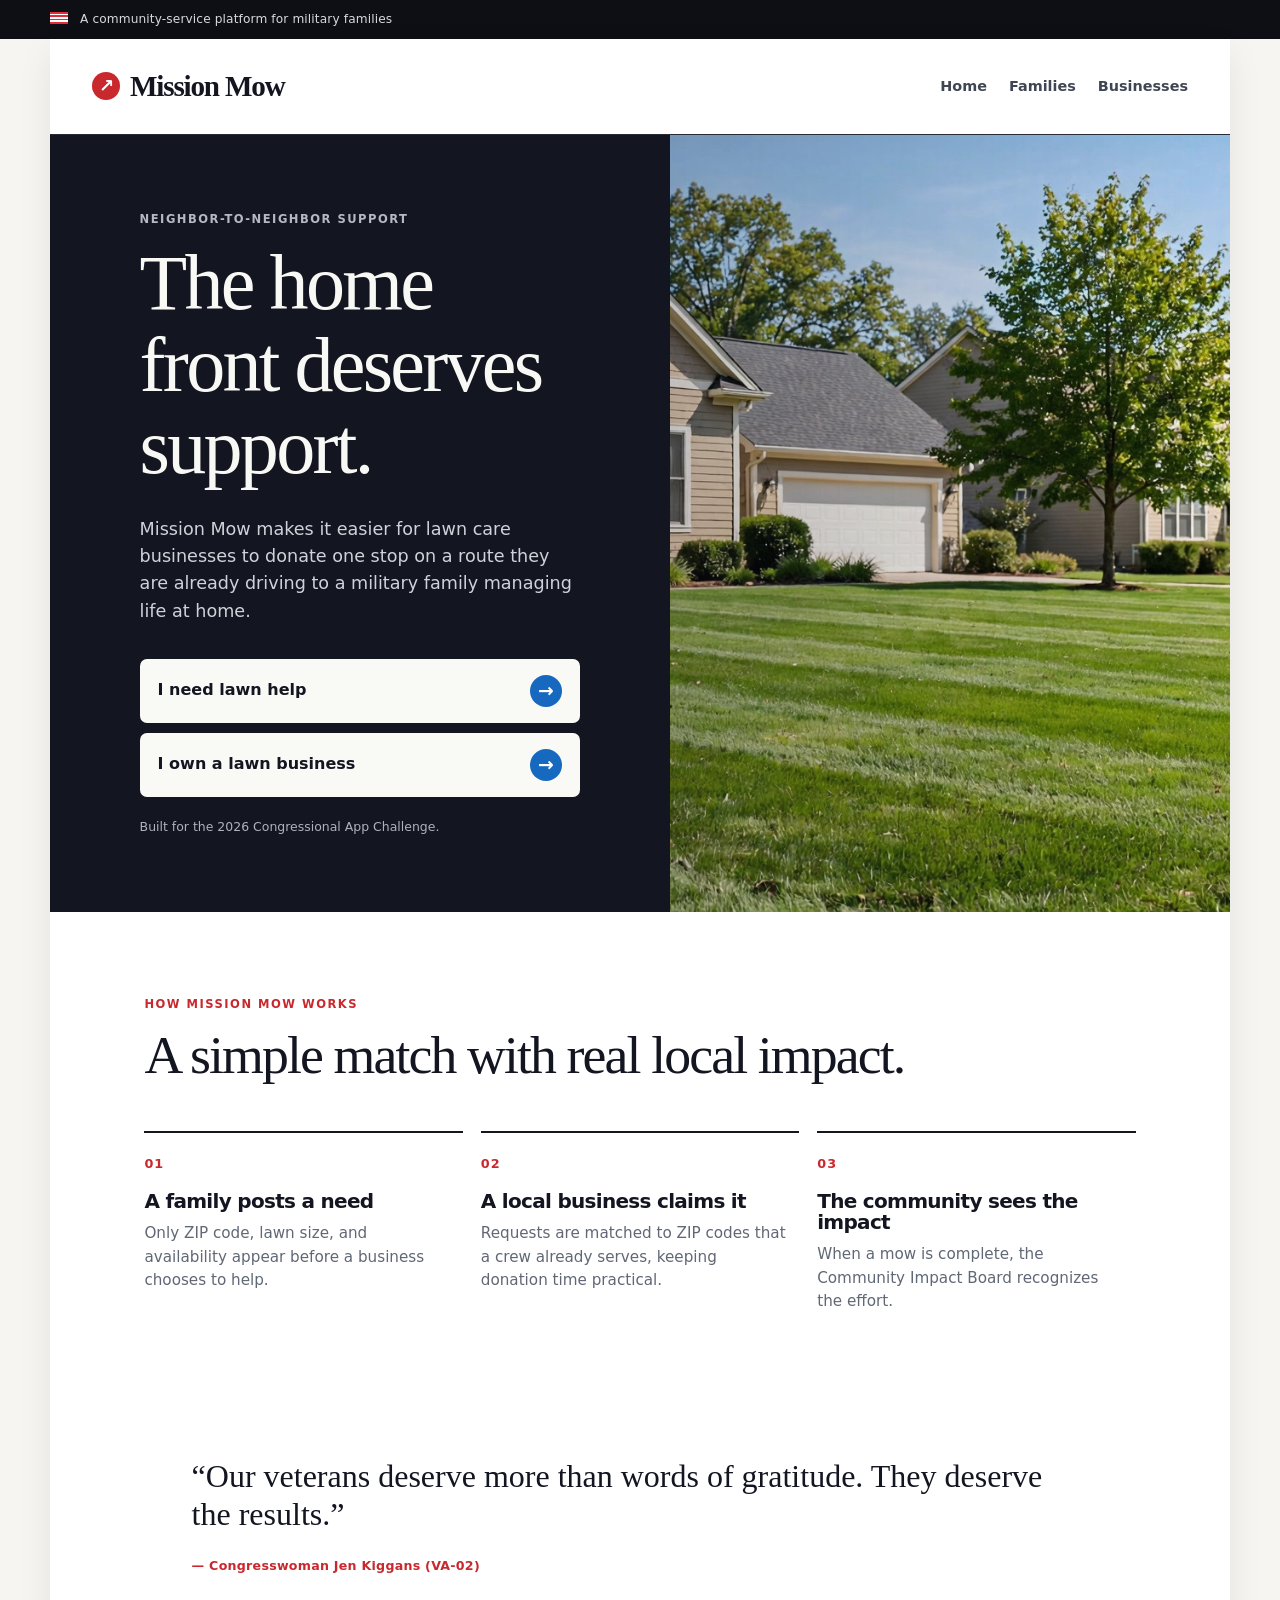
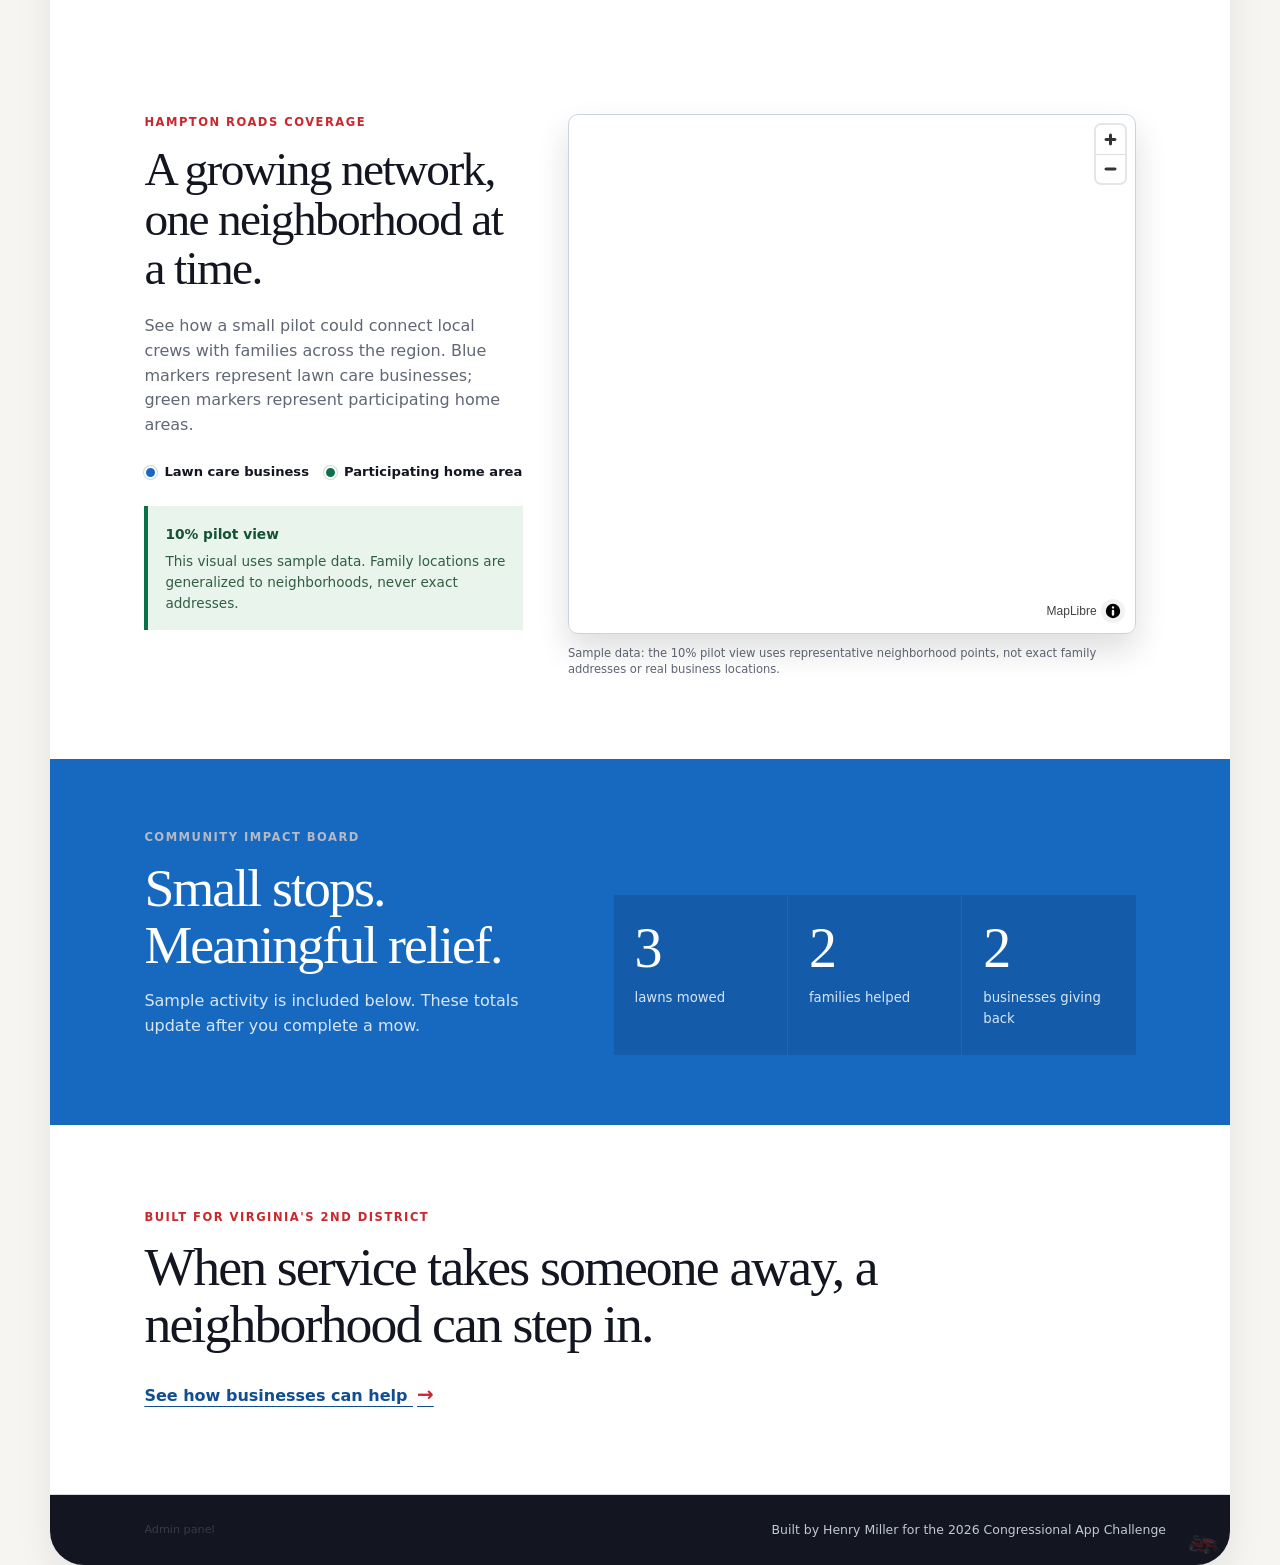
<file: index.html>
<!DOCTYPE html>
<html lang="en">
<head>
  <meta charset="UTF-8">
  <meta name="viewport" content="width=device-width, initial-scale=1.0">
  <title>Mission Mow | Homefront support</title>
  <meta name="description" content="Mission Mow connects military families with local lawn care businesses.">
  <link rel="stylesheet" href="styles.css?v=20261025g">
  <link rel="stylesheet" href="vendor/maplibre-gl.css?v=5.24.0">
</head>
<body data-page="home" data-storage-namespace="mission_mow">
  <div class="official-bar">
    <div class="site-width"><span class="flag-mark" aria-hidden="true"></span> A community-service platform for military families</div>
  </div>

  <main class="site-width page-shell">
    <header class="masthead">
      <a class="wordmark" href="index.html"><span class="wordmark-mark" aria-hidden="true">↗</span> Mission Mow</a>
      <nav class="mast-nav" aria-label="Primary navigation">
        <a href="index.html" aria-current="page">Home</a>
        <a href="family.html">Families</a>
        <a href="business.html">Businesses</a>
      </nav>
    </header>

    <section class="hero-card" data-image-layout-target="home.hero">
      <div class="hero-copy">
        <p class="eyebrow" data-edit-key="home.hero.eyebrow" data-edit-label="Homepage hero label">Neighbor-to-neighbor support</p>
        <h1 data-edit-key="home.hero.title" data-edit-label="Homepage hero headline">The home front deserves support.</h1>
        <p class="hero-lede" data-edit-key="home.hero.lede" data-edit-label="Homepage hero description">Mission Mow makes it easier for lawn care businesses to donate one stop on a route they are already driving to a military family managing life at home.</p>
        <div class="service-search" aria-label="Choose a path">
          <a href="family.html"><span>I need lawn help</span><b aria-hidden="true">→</b></a>
          <a href="business.html"><span>I own a lawn business</span><b aria-hidden="true">→</b></a>
        </div>
        <p class="challenge-note" data-edit-key="home.hero.note" data-edit-label="Homepage challenge note">Built for the 2026 Congressional App Challenge.</p>
      </div>
      <div class="hero-image" role="img" aria-label="A mowed front lawn in a Virginia Beach neighborhood" data-image-key="home.hero" data-image-label="Homepage photo" data-image-default="images/hero-yard.jpg"></div>
    </section>

    <section class="intro-section">
      <p class="eyebrow red" data-edit-key="home.intro.eyebrow" data-edit-label="How it works label">How Mission Mow works</p>
      <h2 data-edit-key="home.intro.title" data-edit-label="How it works headline">A simple match with real local impact.</h2>
      <div class="path-grid">
        <article>
          <span>01</span>
          <h3>A family posts a need</h3>
          <p>Only ZIP code, lawn size, and availability appear before a business chooses to help.</p>
        </article>
        <article>
          <span>02</span>
          <h3>A local business claims it</h3>
          <p>Requests are matched to ZIP codes that a crew already serves, keeping donation time practical.</p>
        </article>
        <article>
          <span>03</span>
          <h3>The community sees the impact</h3>
          <p>When a mow is complete, the Community Impact Board recognizes the effort.</p>
        </article>
      </div>
    </section>

    <section class="quote-section" aria-label="Community voices">
      <figure>
        <blockquote data-edit-key="home.quote.text" data-edit-label="Homepage quote">&ldquo;Our veterans deserve more than words of gratitude. They deserve the results.&rdquo;</blockquote>
        <figcaption data-edit-key="home.quote.credit" data-edit-label="Homepage quote credit">&mdash; Congresswoman Jen Kiggans (VA-02)</figcaption>
      </figure>
    </section>

    <section class="coverage-section" id="coverage" aria-labelledby="coverage-heading">
      <div class="coverage-copy">
        <p class="eyebrow red">Hampton Roads coverage</p>
        <h2 id="coverage-heading">A growing network, one neighborhood at a time.</h2>
        <p>See how a small pilot could connect local crews with families across the region. Blue markers represent lawn care businesses; green markers represent participating home areas.</p>
        <div class="coverage-legend" aria-label="Map legend"><span><i class="legend-dot business-dot"></i> Lawn care business</span><span><i class="legend-dot home-dot"></i> Participating home area</span></div>
        <aside class="coverage-detail"><strong>10% pilot view</strong><p>This visual uses sample data. Family locations are generalized to neighborhoods, never exact addresses.</p></aside>
      </div>
      <div class="coverage-map-shell">
        <div id="coverage-map" class="coverage-map" role="region" aria-label="Interactive sample coverage map of Hampton Roads"></div>
        <p class="map-note">Sample data: the 10% pilot view uses representative neighborhood points, not exact family addresses or real business locations.</p>
      </div>
    </section>

    <section class="impact-section" id="impact">
      <div>
        <p class="eyebrow" data-edit-key="home.impact.eyebrow" data-edit-label="Impact board label">Community impact board</p>
        <h2 data-edit-key="home.impact.title" data-edit-label="Impact board headline">Small stops. Meaningful relief.</h2>
        <p data-edit-key="home.impact.description" data-edit-label="Impact board description">Sample activity is included below. These totals update after you complete a mow.</p>
      </div>
      <div class="impact-stats" aria-label="Community impact totals">
        <div><strong id="stat-mows">0</strong><span>lawns mowed</span></div>
        <div><strong id="stat-families">0</strong><span>families helped</span></div>
        <div><strong id="stat-businesses">0</strong><span>businesses giving back</span></div>
      </div>
    </section>

    <section class="callout-section">
      <p class="eyebrow red" data-edit-key="home.callout.eyebrow" data-edit-label="Homepage closing label">Built for Virginia's 2nd District</p>
      <h2 data-edit-key="home.callout.title" data-edit-label="Homepage closing headline">When service takes someone away, a neighborhood can step in.</h2>
      <a class="text-link" href="business.html">See how businesses can help <span aria-hidden="true">→</span></a>
    </section>

    <footer class="site-footer-v2 home-footer">
      <button class="admin-access" type="button">Admin panel</button>
      <span>Built by Henry Miller for the 2026 Congressional App Challenge</span>
      <a class="easter-egg-mower" href="#hidden-lawn-mission" aria-label="Discover the hidden Mission Mow minigame" title="A small mowing mission awaits">
        <img src="images/hidden-lawnmower-photo.png" alt="" width="360" height="240">
      </a>
    </footer>
  </main>

  <div id="hidden-game-modal" class="hidden hidden-game-modal" aria-hidden="true">
    <section class="hidden-game-dialog" role="dialog" aria-modal="true" aria-labelledby="hidden-game-title">
      <button id="hidden-game-close" class="hidden-game-close" type="button" aria-label="Close hidden lawn mission">×</button>
      <section class="game-section" aria-labelledby="hidden-game-title">
        <div class="game-topline">
          <div><p class="eyebrow red">Hidden lawn mission</p><h2 id="hidden-game-title">Make clean passes across the lawn.</h2></div>
          <div class="game-scoreboard" aria-label="Game score"><span>LAWN CUT <strong id="game-score">0%</strong></span><span>TIME <strong id="game-time">90</strong></span></div>
        </div>
        <div class="game-board-wrap">
          <canvas id="mowing-game" class="mission-game-canvas" width="960" height="510" aria-label="3D Virginia Beach lawn mowing game. Use W and S to drive the mower and A and D to steer. Cut the tall grass into neat stripes.">Your browser does not support this game canvas.</canvas>
        </div>
        <div class="game-controls">
          <div class="keyboard-guide" aria-label="Keyboard controls"><span class="keycap">W</span><span class="keycap">A</span><span class="keycap">S</span><span class="keycap">D</span><span>Drive and steer the mower</span></div>
          <button id="game-start" class="primary-button" type="button">Start mission <span aria-hidden="true">→</span></button>
        </div>
        <p id="game-status" class="game-status" role="status" aria-live="polite">Press Start mission, then use WASD to mow clean stripes into the lawn.</p>
      </section>
    </section>
  </div>

  <script src="vendor/maplibre-gl.js?v=5.24.0"></script>
  <script src="app.js?v=20261025b"></script>
  <script src="minigame.js?v=20261025b"></script>
</body>
</html>
</file>
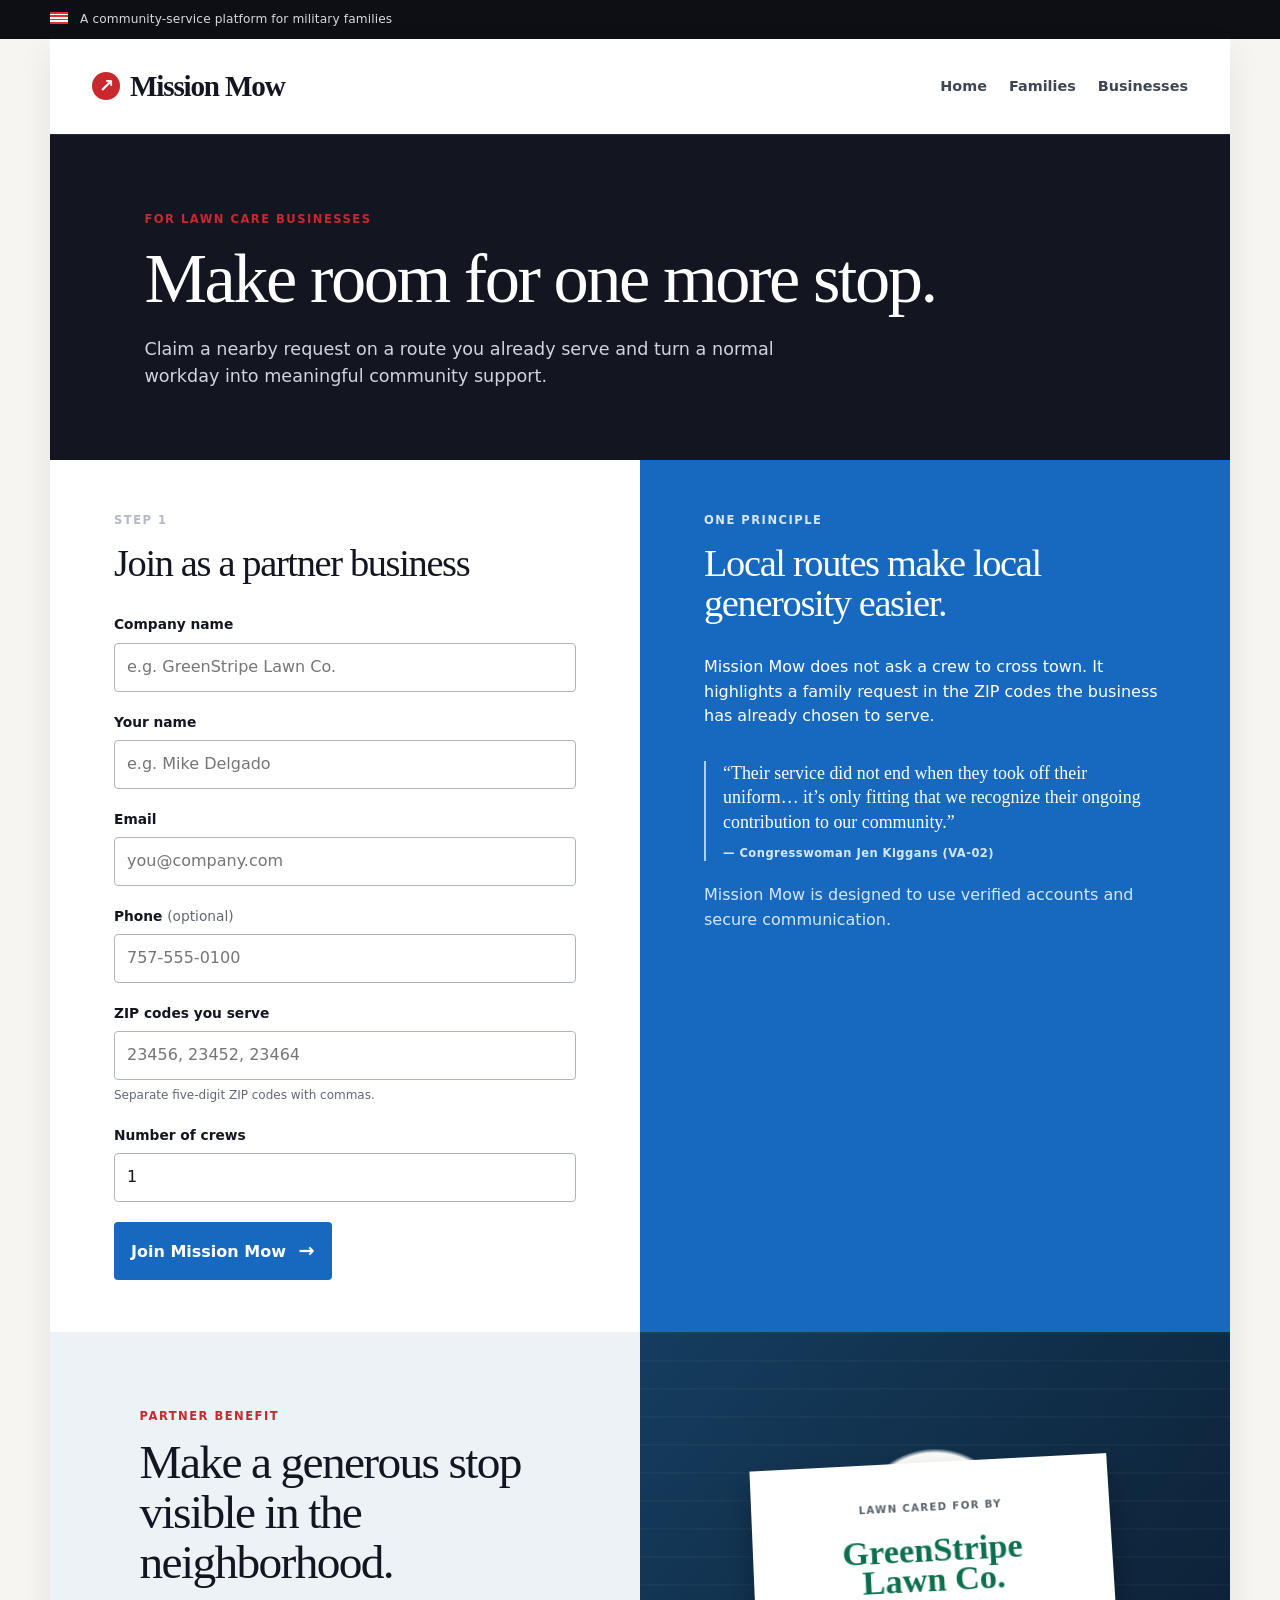
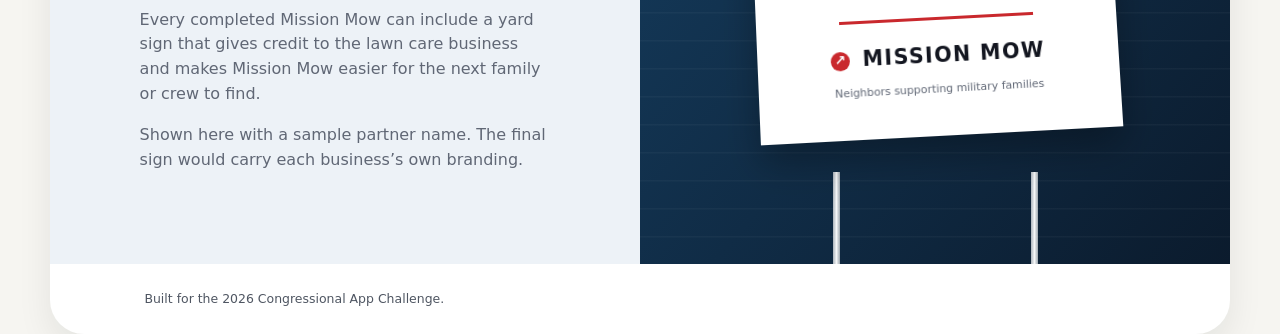
<file: business.html>
<!DOCTYPE html>
<html lang="en">
<head>
  <meta charset="UTF-8">
  <meta name="viewport" content="width=device-width, initial-scale=1.0">
  <title>Mission Mow | Business partners</title>
  <link rel="stylesheet" href="styles.css?v=20261025b">
</head>
<body data-page="business" data-storage-namespace="mission_mow">
  <div class="official-bar"><div class="site-width"><span class="flag-mark" aria-hidden="true"></span> A community-service platform for military families</div></div>
  <main class="site-width page-shell">
    <header class="masthead">
      <a class="wordmark" href="index.html"><span class="wordmark-mark" aria-hidden="true">↗</span> Mission Mow</a>
      <nav class="mast-nav" aria-label="Primary navigation"><a href="index.html">Home</a><a href="family.html">Families</a><a href="business.html">Businesses</a></nav>
    </header>

    <section class="page-heading">
      <p class="eyebrow red" data-edit-key="business.heading.eyebrow" data-edit-label="Businesses page label">For lawn care businesses</p>
      <h1 data-edit-key="business.heading.title" data-edit-label="Businesses page headline">Make room for one more stop.</h1>
      <p data-edit-key="business.heading.lede" data-edit-label="Businesses page description">Claim a nearby request on a route you already serve and turn a normal workday into meaningful community support.</p>
    </section>

    <section id="biz-signup-view" class="two-column">
      <form id="biz-form" class="form-panel">
        <p class="eyebrow" data-edit-key="business.profile.eyebrow" data-edit-label="Business profile label">Step 1</p>
        <h2 data-edit-key="business.profile.title" data-edit-label="Business profile heading">Join as a partner business</h2>
        <div class="field"><label for="bf-company">Company name</label><input id="bf-company" required placeholder="e.g. GreenStripe Lawn Co."></div>
        <div class="field"><label for="bf-contact">Your name</label><input id="bf-contact" required autocomplete="name" placeholder="e.g. Mike Delgado"></div>
        <div class="field"><label for="bf-email">Email</label><input id="bf-email" type="email" required autocomplete="email" placeholder="you@company.com"></div>
        <div class="field"><label for="bf-phone">Phone <span>(optional)</span></label><input id="bf-phone" type="tel" autocomplete="tel" placeholder="757-555-0100"></div>
        <div class="field"><label for="bf-zips">ZIP codes you serve</label><input id="bf-zips" required placeholder="23456, 23452, 23464"><small>Separate five-digit ZIP codes with commas.</small></div>
        <div class="field"><label for="bf-crew">Number of crews</label><input id="bf-crew" type="number" min="1" value="1" required></div>
        <button class="primary-button" type="submit">Join Mission Mow <span aria-hidden="true">→</span></button>
      </form>
      <aside class="info-panel dark-info">
        <p class="eyebrow" data-edit-key="business.principle.eyebrow" data-edit-label="Business principle label">One principle</p>
        <h2 data-edit-key="business.principle.title" data-edit-label="Business principle heading">Local routes make local generosity easier.</h2>
        <p>Mission Mow does not ask a crew to cross town. It highlights a family request in the ZIP codes the business has already chosen to serve.</p>
        <blockquote class="partner-quote">&ldquo;Their service did not end when they took off their uniform&hellip; it&rsquo;s only fitting that we recognize their ongoing contribution to our community.&rdquo;<span>&mdash; Congresswoman Jen Kiggans (VA-02)</span></blockquote>
        <p class="small-note">Mission Mow is designed to use verified accounts and secure communication.</p>
      </aside>
    </section>

    <section class="business-sign-feature" aria-labelledby="business-sign-heading">
      <div class="business-sign-copy">
        <p class="eyebrow red">Partner benefit</p>
        <h2 id="business-sign-heading">Make a generous stop visible in the neighborhood.</h2>
        <p>Every completed Mission Mow can include a yard sign that gives credit to the lawn care business and makes Mission Mow easier for the next family or crew to find.</p>
        <p class="small-note">Shown here with a sample partner name. The final sign would carry each business&rsquo;s own branding.</p>
      </div>
      <div class="business-sign-stage" aria-label="Mission Mow yard sign design mockup">
        <div class="yard-sign-mock">
          <span class="sign-mock-kicker">Lawn cared for by</span>
          <strong>GreenStripe<br>Lawn Co.</strong>
          <span class="sign-mock-divider"></span>
          <b><i aria-hidden="true">↗</i> MISSION MOW</b>
          <small>Neighbors supporting military families</small>
        </div>
        <span class="sign-stake sign-stake-left" aria-hidden="true"></span><span class="sign-stake sign-stake-right" aria-hidden="true"></span>
      </div>
    </section>

    <section id="biz-dash-view" class="hidden">
      <div class="dash-heading"><div><p class="eyebrow red">Business dashboard</p><h1 id="biz-greeting">Welcome</h1></div><a class="text-link" href="index.html#impact">View community impact <span aria-hidden="true">→</span></a></div>
      <p class="dash-lede">Open requests in your service ZIPs. Claim one when it fits your route.</p>
      <p id="biz-status-message" class="status-message hidden" role="status"></p>
      <div class="dashboard-stack">
        <section class="request-panel"><p class="eyebrow">Requests near your routes</p><h2>Available to claim</h2><ul id="nearby-list" class="req-list"></ul></section>
        <section class="request-panel"><p class="eyebrow">Your next steps</p><h2>Claimed jobs</h2><ul id="my-jobs" class="req-list"></ul></section>
      </div>
    </section>

    <footer class="site-footer-v2"><span>Built for the 2026 Congressional App Challenge.</span></footer>
  </main>
  <script src="app.js?v=20261025b"></script>
</body>
</html>
</file>
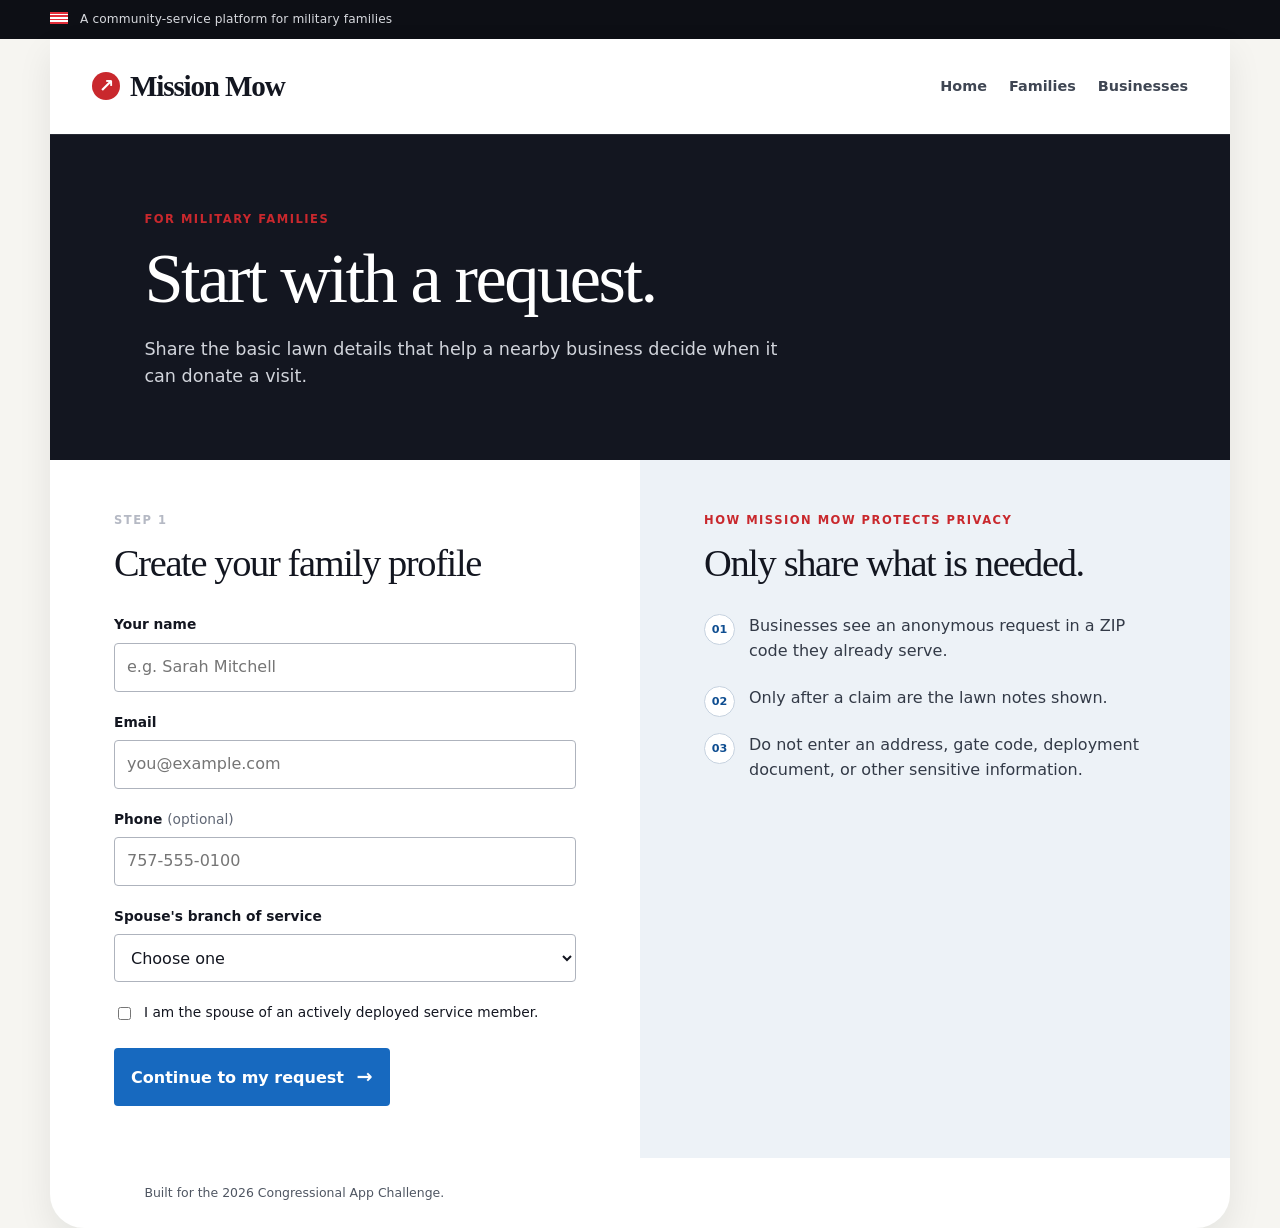
<file: family.html>
<!DOCTYPE html>
<html lang="en">
<head>
  <meta charset="UTF-8">
  <meta name="viewport" content="width=device-width, initial-scale=1.0">
  <title>Mission Mow | Family support</title>
  <link rel="stylesheet" href="styles.css?v=20261025b">
</head>
<body data-page="family" data-storage-namespace="mission_mow">
  <div class="official-bar"><div class="site-width"><span class="flag-mark" aria-hidden="true"></span> A community-service platform for military families</div></div>
  <main class="site-width page-shell">
    <header class="masthead">
      <a class="wordmark" href="index.html"><span class="wordmark-mark" aria-hidden="true">↗</span> Mission Mow</a>
      <nav class="mast-nav" aria-label="Primary navigation"><a href="index.html">Home</a><a href="family.html">Families</a><a href="business.html">Businesses</a></nav>
    </header>

    <section class="page-heading">
      <p class="eyebrow red" data-edit-key="family.heading.eyebrow" data-edit-label="Families page label">For military families</p>
      <h1 data-edit-key="family.heading.title" data-edit-label="Families page headline">Start with a request.</h1>
      <p data-edit-key="family.heading.lede" data-edit-label="Families page description">Share the basic lawn details that help a nearby business decide when it can donate a visit.</p>
    </section>

    <section id="family-signup-view" class="two-column">
      <form id="family-form" class="form-panel">
        <p class="eyebrow" data-edit-key="family.profile.eyebrow" data-edit-label="Family profile label">Step 1</p>
        <h2 data-edit-key="family.profile.title" data-edit-label="Family profile heading">Create your family profile</h2>
        <div class="field"><label for="ff-name">Your name</label><input id="ff-name" required autocomplete="name" placeholder="e.g. Sarah Mitchell"></div>
        <div class="field"><label for="ff-email">Email</label><input id="ff-email" type="email" required autocomplete="email" placeholder="you@example.com"></div>
        <div class="field"><label for="ff-phone">Phone <span>(optional)</span></label><input id="ff-phone" type="tel" autocomplete="tel" placeholder="757-555-0100"></div>
        <div class="field"><label for="ff-branch">Spouse's branch of service</label><select id="ff-branch" required><option value="">Choose one</option><option>Army</option><option>Navy</option><option>Air Force</option><option>Marine Corps</option><option>Space Force</option><option>Coast Guard</option></select></div>
        <div class="check-field"><input id="ff-attest" type="checkbox" required><label for="ff-attest">I am the spouse of an actively deployed service member.</label></div>
        <button class="primary-button" type="submit">Continue to my request <span aria-hidden="true">→</span></button>
      </form>
      <aside class="info-panel">
        <p class="eyebrow red" data-edit-key="family.privacy.eyebrow" data-edit-label="Privacy label">How Mission Mow protects privacy</p>
        <h2 data-edit-key="family.privacy.title" data-edit-label="Privacy heading">Only share what is needed.</h2>
        <ol>
          <li>Businesses see an anonymous request in a ZIP code they already serve.</li>
          <li>Only after a claim are the lawn notes shown.</li>
          <li>Do not enter an address, gate code, deployment document, or other sensitive information.</li>
        </ol>
      </aside>
    </section>

    <section id="family-dash-view" class="hidden">
      <div class="dash-heading"><div><p class="eyebrow red">Family dashboard</p><h1 id="family-greeting">Welcome</h1></div><a class="text-link" href="index.html#impact">View community impact <span aria-hidden="true">→</span></a></div>
      <p id="family-status-message" class="status-message hidden" role="status"></p>
      <div class="two-column dashboard-grid">
        <div id="request-card" class="form-panel">
          <form id="request-form">
            <p class="eyebrow">Step 2</p>
            <h2>Request a mow</h2>
            <div class="field"><label for="rf-zip">ZIP code</label><input id="rf-zip" required inputmode="numeric" pattern="[0-9]{5}" placeholder="23456"></div>
            <div class="field"><label for="rf-size">Lawn size</label><select id="rf-size" required><option value="">Choose one</option><option>Small (townhouse / small lot)</option><option>Medium (typical suburban lot)</option><option>Large (corner lot / acreage)</option></select></div>
            <div class="field"><label for="rf-last">Last mowed (approx.)</label><input id="rf-last" type="date" required></div>
            <div class="field"><label for="rf-days">Preferred days</label><input id="rf-days" placeholder="e.g. Thu or Fri afternoons"></div>
            <div class="field"><label for="rf-notes">Notes for the crew</label><textarea id="rf-notes" placeholder="A non-sensitive lawn access preference..."></textarea><small>Shown after a business claims the request. Do not include a gate code or address.</small></div>
            <button class="primary-button" type="submit">Post my request <span aria-hidden="true">→</span></button>
          </form>
        </div>
        <section class="request-panel"><p class="eyebrow">Your request status</p><h2>Updates</h2><ul id="family-requests" class="req-list"></ul></section>
      </div>
    </section>

    <footer class="site-footer-v2"><span>Built for the 2026 Congressional App Challenge.</span></footer>
  </main>
  <script src="app.js?v=20261025b"></script>
</body>
</html>
</file>
<file: styles.css>
:root {
  --ink: #131620;
  --ink-soft: #202430;
  --paper: #f6f5f1;
  --card: #ffffff;
  --muted: #606775;
  --line: #d8d9dc;
  --blue: #1769bf;
  --blue-dark: #0f4e91;
  --red: #c9282d;
  --green: #0d704c;
  --green-pale: #e8f4ec;
  --serif: Georgia, "Times New Roman", serif;
}

* { box-sizing: border-box; }
html { scroll-behavior: smooth; }
body { margin: 0; background: var(--paper); color: var(--ink); font-family: Inter, ui-sans-serif, system-ui, -apple-system, BlinkMacSystemFont, "Segoe UI", sans-serif; line-height: 1.55; }
a { color: inherit; }
button, input, select, textarea { font: inherit; }
.site-width { width: min(1180px, calc(100% - 40px)); margin: 0 auto; }
.official-bar { background: #0d0f15; color: #d7d9de; font-size: .76rem; letter-spacing: .01em; padding: 10px 0; }
.flag-mark { display: inline-block; width: 18px; height: 12px; margin-right: 8px; background: linear-gradient(#e22d39 0 14%, #fff 14% 28%, #e22d39 28% 42%, #fff 42% 56%, #e22d39 56% 70%, #fff 70% 84%, #e22d39 84%); vertical-align: -1px; }
.page-shell { background: var(--card); border-radius: 0 0 34px 34px; box-shadow: 0 14px 35px rgba(15, 20, 30, .08); overflow: hidden; min-height: 100vh; }
.masthead { align-items: center; border-bottom: 1px solid #272b35; display: flex; justify-content: space-between; padding: 25px 42px; }
.wordmark { align-items: center; display: inline-flex; font-family: var(--serif); font-size: 1.82rem; font-weight: 700; gap: 10px; letter-spacing: -.04em; text-decoration: none; }
.wordmark-mark { align-items: center; background: var(--red); border-radius: 50%; color: #fff; display: inline-flex; font-family: system-ui, sans-serif; font-size: 1.15rem; font-weight: 800; height: 28px; justify-content: center; width: 28px; }
.mast-nav { display: flex; flex-wrap: wrap; gap: 22px; }
.mast-nav a { color: #3f4653; font-size: .9rem; font-weight: 700; text-decoration: none; }
.mast-nav a:hover, .mast-nav a:focus-visible { color: var(--blue); text-decoration: underline; text-underline-offset: 4px; }

.hero-card { background: var(--ink); color: #f8f8f4; display: grid; grid-template-columns: 1.05fr .95fr; min-height: 590px; overflow: hidden; }
.hero-copy { align-self: center; padding: 76px clamp(38px, 7vw, 92px); }
.eyebrow { color: #b5b9c4; font-size: .72rem; font-weight: 800; letter-spacing: .13em; margin: 0 0 13px; text-transform: uppercase; }
.eyebrow.red { color: var(--red); }
h1, h2, h3 { letter-spacing: -.035em; line-height: 1.05; }
.hero-card h1 { font-family: var(--serif); font-size: clamp(3.6rem, 6.1vw, 6.5rem); font-weight: 400; margin: 0 0 28px; }
.hero-lede { color: #cfd2d9; font-size: 1.1rem; margin: 0 0 34px; max-width: 570px; }
.service-search { display: grid; gap: 10px; max-width: 520px; }
.service-search a { align-items: center; background: #f9f9f6; border-radius: 7px; color: var(--ink); display: flex; font-weight: 800; justify-content: space-between; padding: 16px 18px; text-decoration: none; transition: background .16s ease, transform .16s ease; }
.service-search a:hover { background: #e7eff9; transform: translateX(3px); }
.service-search b { align-items: center; background: var(--blue); border-radius: 50%; color: #fff; display: inline-flex; font-size: 1.18rem; height: 32px; justify-content: center; width: 32px; }
.challenge-note { color: #aeb2bd; font-size: .78rem; margin: 20px 0 0; }
.hero-image { background: linear-gradient(90deg, rgba(19,22,32,.24), rgba(19,22,32,.04)), url("images/hero-yard.jpg") center / cover no-repeat; min-height: 340px; }
.hero-card.hero-image-left .hero-image { order: -1; }

.intro-section, .callout-section { padding: 84px 8%; }
.intro-section h2, .callout-section h2 { font-family: var(--serif); font-size: clamp(2.3rem, 4.2vw, 4.3rem); font-weight: 400; margin: 0; max-width: 800px; }
.path-grid { display: grid; gap: 18px; grid-template-columns: repeat(3, 1fr); margin-top: 48px; }
.path-grid article { border-top: 2px solid var(--ink); padding: 18px 12px 0 0; }
.path-grid span { color: var(--red); font-size: .8rem; font-weight: 800; letter-spacing: .08em; }
.path-grid h3 { font-size: 1.25rem; margin: 15px 0 10px; }
.path-grid p { color: var(--muted); font-size: .95rem; margin: 0; }
.coverage-section h2 { font-family: var(--serif); font-size: clamp(2.2rem, 3.7vw, 3.7rem); font-weight: 400; margin: 0 0 20px; }
.quote-section { background: #f0f1f2; }
.quote-section figure { background: #fff; margin: 0; padding: 60px 12% 56px; }
.quote-section blockquote { font-family: var(--serif); font-size: clamp(1.65rem, 2.5vw, 2.5rem); line-height: 1.18; margin: 0 0 23px; }
.quote-section figcaption { color: var(--red); font-size: .79rem; font-weight: 800; letter-spacing: .02em; }
.coverage-section { background: #fff; display: grid; gap: 45px; grid-template-columns: .8fr 1.2fr; padding: 82px 8%; }
.coverage-copy > p:not(.eyebrow) { color: var(--muted); max-width: 440px; }
.coverage-legend { display: flex; flex-wrap: wrap; gap: 15px; margin: 24px 0; }
.coverage-legend span { align-items: center; display: inline-flex; font-size: .82rem; font-weight: 800; gap: 7px; }
.legend-dot { border: 2px solid #fff; border-radius: 50%; box-shadow: 0 0 0 1px rgba(19,22,32,.18); display: inline-block; height: 13px; width: 13px; }
.business-dot { background: var(--blue); }
.home-dot { background: var(--green); }
.coverage-detail { background: var(--green-pale); border-left: 4px solid var(--green); margin-top: 21px; padding: 16px 17px; }
.coverage-detail strong { color: #155234; font-size: .86rem; }
.coverage-detail p { color: #315e43; font-size: .85rem; margin: 4px 0 0; }
.coverage-map-shell { align-self: center; }
.coverage-map { border: 1px solid #cbd3dc; border-radius: 10px; box-shadow: 0 16px 32px rgba(19,22,32,.14); display: block; height: 520px; max-width: 100%; overflow: hidden; width: 100%; }
.coverage-map .maplibregl-ctrl-group { border-radius: 5px; box-shadow: 0 3px 11px rgba(19,22,32,.18); }
.map-marker { border: 3px solid #fff; border-radius: 50%; box-shadow: 0 2px 8px rgba(19,22,32,.28); cursor: pointer; height: 16px; padding: 0; width: 16px; }
.map-marker.business { background: var(--blue); }
.map-marker.home { background: var(--green); height: 13px; width: 13px; }
.maplibregl-popup-content { border-radius: 6px; box-shadow: 0 12px 28px rgba(19,22,32,.2); color: var(--ink); font-family: Inter, ui-sans-serif, system-ui, sans-serif; padding: 14px 16px; }
.map-popup-type { color: var(--red); font-size: .66rem; font-weight: 800; letter-spacing: .08em; margin: 0 0 4px; text-transform: uppercase; }
.map-popup-title { font-size: .91rem; font-weight: 800; margin: 0; }
.map-popup-copy { color: var(--muted); font-size: .77rem; line-height: 1.4; margin: 5px 0 0; max-width: 190px; }
.map-note { color: var(--muted); font-size: .72rem; line-height: 1.4; margin: 11px 0 0; }
.business-sign-feature { background: #edf2f7; display: grid; grid-template-columns: 1fr 1fr; min-height: 480px; }
.business-sign-copy { padding: 76px clamp(30px, 7vw, 90px); }
.business-sign-copy h2 { font-family: var(--serif); font-size: clamp(2.2rem, 3.7vw, 3.9rem); font-weight: 400; margin: 0 0 20px; }
.business-sign-copy > p:not(.eyebrow) { color: var(--muted); max-width: 490px; }
.business-sign-stage { align-items: center; background: radial-gradient(circle at 50% 37%, #fdfdfb 0 17%, transparent 18%), linear-gradient(130deg, #153d5f, #0b1b2d); display: flex; justify-content: center; overflow: hidden; padding: 56px 30px; position: relative; }
.business-sign-stage::after { background: repeating-linear-gradient(0deg, transparent 0 26px, rgba(255,255,255,.035) 27px 28px); content: ""; inset: 0; pointer-events: none; position: absolute; }
.yard-sign-mock { background: #fff; border: 7px solid #fff; box-shadow: 0 18px 35px rgba(0,0,0,.3); display: grid; justify-items: center; min-height: 274px; padding: 31px 38px 27px; position: relative; text-align: center; transform: perspective(600px) rotateX(2deg) rotateZ(-3deg); width: min(360px, 85%); z-index: 1; }
.sign-mock-kicker { color: #59626d; font-size: .64rem; font-weight: 800; letter-spacing: .13em; text-transform: uppercase; }
.yard-sign-mock strong { color: var(--green); font-family: var(--serif); font-size: 2.15rem; line-height: .88; margin: 16px 0 20px; }
.sign-mock-divider { background: var(--red); height: 3px; width: 72%; }
.yard-sign-mock b { color: var(--ink); font-size: 1.28rem; letter-spacing: .07em; margin-top: 17px; }
.yard-sign-mock b i { align-items: center; background: var(--red); border-radius: 50%; color: #fff; display: inline-flex; font-family: system-ui, sans-serif; font-size: .84rem; font-style: normal; height: 19px; justify-content: center; letter-spacing: 0; margin-right: 4px; vertical-align: 2px; width: 19px; }
.yard-sign-mock small { color: var(--muted); font-size: .68rem; margin-top: 6px; }
.sign-stake { background: linear-gradient(90deg, #acb4bc, #f6f7f8, #9ca6ae); bottom: -38px; height: 130px; position: absolute; width: 7px; z-index: 0; }
.sign-stake-left { left: calc(50% - 102px); }
.sign-stake-right { left: calc(50% + 96px); }
.impact-section { align-items: end; background: var(--blue); color: #fff; display: grid; gap: 42px; grid-template-columns: .9fr 1.1fr; padding: 70px 8%; }
.impact-section h2 { font-family: var(--serif); font-size: clamp(2.4rem, 4.2vw, 4.2rem); font-weight: 400; margin: 0 0 15px; }
.impact-section p:not(.eyebrow) { color: #d7e7f8; max-width: 420px; }
.impact-stats { display: grid; gap: 1px; grid-template-columns: repeat(3, 1fr); }
.impact-stats div { background: rgba(6, 29, 67, .18); min-height: 148px; padding: 25px 21px; }
.impact-stats strong { display: block; font-family: var(--serif); font-size: 3.5rem; font-weight: 400; line-height: 1; }
.impact-stats span { color: #d6e6f8; display: block; font-size: .83rem; margin-top: 12px; }
.callout-section { border-bottom: 1px solid var(--line); }
.text-link { color: var(--blue-dark); display: inline-block; font-weight: 800; margin-top: 27px; text-decoration-thickness: 1px; text-underline-offset: 5px; }
.text-link span { color: var(--red); font-size: 1.25rem; margin-left: 4px; }
.site-footer-v2 { align-items: center; color: #4f5662; display: flex; font-size: .78rem; justify-content: space-between; padding: 25px 8%; }
.home-footer { background: var(--ink); color: #c3c8d1; padding-right: 64px; position: relative; }
.easter-egg-mower { bottom: 9px; display: block; height: 22px; opacity: .25; position: absolute; right: 10px; text-decoration: none; transition: opacity .18s ease, transform .18s ease; width: 33px; }
.easter-egg-mower:hover, .easter-egg-mower:focus-visible { opacity: .9; outline: none; transform: translateY(-2px); }
.easter-egg-mower img { display: block; height: 100%; object-fit: contain; width: 100%; }
.admin-access { background: none; border: 0; color: rgba(255,255,255,.16); cursor: pointer; font-size: .7rem; padding: 0; text-align: left; }
.admin-access:hover, .admin-access:focus-visible { color: rgba(255,255,255,.7); outline: none; text-decoration: underline; text-underline-offset: 4px; }
.admin-sign-in { align-items: center; background: rgba(13, 15, 21, .68); display: flex; inset: 0; justify-content: center; padding: 22px; position: fixed; z-index: 10; }
.admin-dialog { background: #fff; box-shadow: 0 20px 60px rgba(0, 0, 0, .3); max-width: 430px; padding: 38px; position: relative; width: 100%; }
.admin-dialog h2 { font-family: var(--serif); font-size: 2.5rem; font-weight: 400; margin: 0 0 12px; }
.admin-dialog > p:not(.eyebrow) { color: var(--muted); margin: 0 0 26px; }
.admin-dialog label { display: block; font-size: .86rem; font-weight: 800; margin-bottom: 7px; }
.admin-dialog input { border: 1px solid #aeb3bd; border-radius: 4px; min-height: 48px; padding: 11px 12px; width: 100%; }
.admin-dialog input:focus { border-color: var(--blue); box-shadow: 0 0 0 3px rgba(23,105,191,.18); outline: none; }
.admin-dialog-close { background: none; border: 0; color: var(--muted); cursor: pointer; font-size: 1.8rem; line-height: 1; padding: 6px; position: absolute; right: 15px; top: 13px; }
.admin-sign-in-error { color: #a20d18; font-size: .86rem; font-weight: 700; min-height: 1.4em; margin: 9px 0 14px; }
.admin-sign-in-error.success { color: var(--green); }
.admin-dialog.admin-editor { max-width: 920px; max-height: min(88vh, 920px); overflow: auto; }
.admin-editor-intro { color: var(--muted); margin: 0 0 24px; }
.editor-section { border-top: 1px solid var(--line); padding: 21px 0; }
.editor-section h3 { font-size: 1.15rem; margin: 0 0 16px; }
.editor-grid { display: grid; gap: 15px; grid-template-columns: repeat(2, minmax(0, 1fr)); }
.editor-field { display: grid; gap: 7px; font-size: .82rem; font-weight: 800; }
.editor-field textarea, .editor-field input, .editor-field select { border: 1px solid #aeb3bd; border-radius: 4px; color: var(--ink); font: inherit; min-height: 44px; padding: 10px; width: 100%; }
.editor-field textarea { min-height: 92px; resize: vertical; }
.editor-field input[type="file"] { background: #f4f5f7; cursor: pointer; }
.editor-actions { align-items: center; display: flex; gap: 16px; margin-top: 25px; }
.editor-status { color: var(--green); font-size: .85rem; font-weight: 800; margin: 0; }

.page-heading { background: var(--ink); color: #fff; padding: 76px 8% 70px; }
.page-heading h1, .dash-heading h1 { font-family: var(--serif); font-size: clamp(3.1rem, 5.5vw, 5.8rem); font-weight: 400; margin: 0 0 20px; }
.page-heading > p:last-child { color: #d1d4db; font-size: 1.1rem; margin: 0; max-width: 650px; }
.two-column { display: grid; gap: 0; grid-template-columns: 1fr 1fr; }
.form-panel, .info-panel, .request-panel { padding: 52px clamp(28px, 5vw, 70px); }
.form-panel { background: #fff; }
.info-panel { background: #edf2f7; }
.dark-info { background: var(--blue); color: #fff; }
.dark-info .eyebrow, .dark-info .small-note { color: #d7e6f8; }
.partner-quote { border-left: 2px solid #a7d1ff; color: #fff; font-family: var(--serif); font-size: 1.12rem; line-height: 1.35; margin: 32px 0 22px; padding-left: 17px; }
.partner-quote span { color: #d7e6f8; display: block; font-family: Inter, ui-sans-serif, system-ui, sans-serif; font-size: .72rem; font-weight: 800; letter-spacing: .04em; margin-top: 12px; }
.form-panel h2, .info-panel h2, .request-panel h2 { font-family: var(--serif); font-size: clamp(2rem, 3vw, 3.25rem); font-weight: 400; margin: 0 0 31px; }
.info-panel ol { display: grid; gap: 22px; margin: 0; padding: 0; counter-reset: item; }
.info-panel li { color: #333a47; list-style: none; padding-left: 45px; position: relative; }
.info-panel li::before { align-items: center; background: #fff; border: 1px solid #c6d2df; border-radius: 50%; color: var(--blue-dark); content: counter(item, decimal-leading-zero); counter-increment: item; display: flex; font-size: .7rem; font-weight: 800; height: 29px; justify-content: center; left: 0; position: absolute; top: 0; width: 29px; }
.field { margin-bottom: 20px; }
.field label { display: block; font-size: .86rem; font-weight: 800; margin-bottom: 7px; }
.field label span, .field small { color: var(--muted); font-weight: 500; }
.field input, .field select, .field textarea { background: #fff; border: 1px solid #aeb3bd; border-radius: 4px; color: var(--ink); min-height: 48px; padding: 11px 12px; width: 100%; }
.field input:focus, .field select:focus, .field textarea:focus { border-color: var(--blue); box-shadow: 0 0 0 3px rgba(23,105,191,.18); outline: none; }
.field textarea { min-height: 105px; resize: vertical; }
.field small { display: block; font-size: .75rem; margin-top: 6px; }
.check-field { align-items: flex-start; display: flex; gap: 10px; margin: 6px 0 25px; }
.check-field input { margin-top: 5px; }
.check-field label { font-size: .86rem; }
.primary-button { background: var(--blue); border: 0; border-radius: 4px; color: #fff; cursor: pointer; font-weight: 800; padding: 14px 17px; transition: background .15s ease; }
.primary-button:hover { background: var(--blue-dark); }
.primary-button span { font-size: 1.2rem; margin-left: 7px; }
.dashboard-grid { border-top: 1px solid var(--line); }
.dash-heading { align-items: end; display: flex; justify-content: space-between; padding: 64px 8% 30px; }
.dash-heading h1 { font-size: clamp(2.8rem, 4.5vw, 4.8rem); margin: 0; }
.dash-lede { color: var(--muted); font-size: 1.05rem; margin: -7px 8% 28px; }
.status-message { background: var(--green-pale); border-left: 4px solid var(--green); color: #155234; font-weight: 700; margin: 0 8% 25px; padding: 14px 17px; }
.request-panel { background: #f6f7f8; }
.dashboard-stack { display: grid; gap: 1px; }
.req-list { display: grid; gap: 13px; list-style: none; margin: 0; padding: 0; }
.req { background: #fff; border: 1px solid #d4d7dc; border-radius: 5px; padding: 18px; }
.req-top { align-items: center; display: flex; gap: 10px; justify-content: space-between; margin-bottom: 8px; }
.req-title { font-weight: 800; }
.req-meta { color: var(--muted); font-size: .86rem; margin: 5px 0; }
.req-notes, .private-details { font-size: .87rem; margin: 11px 0; padding: 10px 12px; }
.req-notes { background: #fff7e8; border-left: 3px solid #ba7617; }
.private-details { background: #e9f1fb; border-left: 3px solid var(--blue); color: #274d79; }
.req-actions { margin-top: 13px; }
.btn { background: var(--blue); border: 0; border-radius: 4px; color: #fff; cursor: pointer; font-weight: 800; padding: 9px 12px; }
.btn:hover { background: var(--blue-dark); }
.btn-small { font-size: .85rem; }
.btn-ghost { background: transparent; border: 0; color: var(--blue-dark); cursor: pointer; font-size: .82rem; font-weight: 800; padding: 0; text-decoration: underline; }
.pill { border-radius: 999px; display: inline-block; font-size: .68rem; font-weight: 800; letter-spacing: .06em; padding: 4px 8px; text-transform: uppercase; }
.pill-open { background: #fff0d9; color: #94550a; }
.pill-claimed { background: #e5f0fc; color: #165b9f; }
.pill-done { background: #e4f4e8; color: #12623e; }
.empty { border: 1px dashed #b9bec6; color: var(--muted); padding: 22px; text-align: center; }
.hidden { display: none !important; }

.game-heading { background: var(--ink); color: #fff; padding: 76px 8% 70px; }
.game-heading h1 { font-family: var(--serif); font-size: clamp(3.1rem, 5.5vw, 5.8rem); font-weight: 400; margin: 0 0 20px; }
.game-heading > p:last-child { color: #d1d4db; font-size: 1.1rem; margin: 0; max-width: 650px; }
.hidden-game-modal { align-items: flex-start; background: rgba(8, 14, 22, .9); display: flex; inset: 0; justify-content: center; overflow: auto; padding: 24px; position: fixed; z-index: 30; }
.hidden-game-dialog { background: var(--paper); box-shadow: 0 26px 80px rgba(0,0,0,.45); max-width: 1180px; position: relative; width: 100%; }
.hidden-game-dialog .game-section { padding: 54px clamp(24px, 5vw, 76px) 42px; }
.hidden-game-close { background: var(--ink); border: 0; border-radius: 50%; color: #fff; cursor: pointer; font-size: 1.6rem; height: 37px; line-height: 1; padding: 0 0 3px; position: absolute; right: 17px; top: 16px; width: 37px; z-index: 1; }
.hidden-game-close:hover, .hidden-game-close:focus-visible { background: var(--red); outline: 3px solid rgba(201,40,45,.23); }
.game-section { padding: 58px 8% 68px; }
.game-topline { align-items: end; display: flex; gap: 28px; justify-content: space-between; margin-bottom: 30px; }
.game-topline h2 { font-family: var(--serif); font-size: clamp(2rem, 3.5vw, 3.3rem); font-weight: 400; margin: 0; max-width: 600px; }
.game-scoreboard { display: flex; flex: 0 0 auto; gap: 26px; }
.game-scoreboard span { color: var(--muted); font-size: .69rem; font-weight: 800; letter-spacing: .09em; }
.game-scoreboard strong { color: var(--blue-dark); display: block; font-family: var(--serif); font-size: 2.5rem; font-weight: 400; letter-spacing: 0; line-height: 1.05; margin-top: 5px; }
.game-board-wrap { background: #0d2e20; border: 8px solid #10281e; box-shadow: 0 12px 26px rgba(10, 27, 20, .18); }
.mission-game-canvas { display: block; height: auto; max-width: 100%; width: 100%; }
.game-controls { align-items: center; display: flex; gap: 26px; justify-content: space-between; margin-top: 25px; }
.keyboard-guide { align-items: center; color: #3f4653; display: flex; flex-wrap: wrap; font-size: .9rem; font-weight: 700; gap: 8px; }
.keycap { background: #fff; border: 1px solid #aeb3bd; border-bottom-width: 3px; border-radius: 5px; color: var(--ink); display: inline-grid; font-size: 1.15rem; height: 34px; place-items: center; width: 34px; }
.game-status { color: #155234; font-weight: 800; margin: 20px 0 0; min-height: 1.55em; }
.game-note { color: var(--muted); font-size: .8rem; margin: 8px 0 0; }
.game-home-link { margin-top: 0; }

@media (max-width: 760px) {
  .site-width { width: 100%; }
  .page-shell { border-radius: 0; }
  .masthead { align-items: flex-start; flex-direction: column; gap: 17px; padding: 22px 24px; }
  .mast-nav { gap: 15px; }
  .hero-card, .two-column, .impact-section, .coverage-section, .business-sign-feature { grid-template-columns: 1fr; }
  .hero-card.hero-image-left .hero-image { order: initial; }
  .hero-copy { padding: 58px 30px; }
  .hero-image { min-height: 260px; }
  .intro-section, .callout-section, .coverage-section { padding: 57px 30px; }
  .business-sign-copy { padding: 57px 30px; }
  .business-sign-stage { min-height: 390px; }
  .coverage-map { height: 420px; }
  .path-grid, .impact-stats { grid-template-columns: 1fr; }
  .impact-section { padding: 57px 30px; }
  .impact-stats { gap: 1px; }
  .impact-stats div { min-height: 112px; }
  .form-panel, .info-panel, .request-panel { padding: 42px 30px; }
  .dash-heading { align-items: flex-start; flex-direction: column; gap: 17px; padding: 50px 30px 24px; }
  .dash-lede, .status-message { margin-left: 30px; margin-right: 30px; }
  .site-footer-v2 { align-items: flex-start; flex-direction: column; gap: 10px; padding: 23px 30px; }
  .editor-grid { grid-template-columns: 1fr; }
  .game-heading, .game-section { padding-left: 30px; padding-right: 30px; }
  .hidden-game-modal { align-items: flex-start; padding: 0; }
  .hidden-game-dialog { min-height: 100%; }
  .hidden-game-dialog .game-section { padding: 68px 30px 42px; }
  .game-topline, .game-controls { align-items: flex-start; flex-direction: column; }
  .game-scoreboard { gap: 20px; }
}
</file>
<file: vendor/maplibre-gl.css>
.maplibregl-map{font:12px/20px Helvetica Neue,Arial,Helvetica,sans-serif;overflow:hidden;position:relative;-webkit-tap-highlight-color:rgb(0 0 0/0);-webkit-touch-callout:none}.maplibregl-canvas{position:absolute;left:0;top:0}.maplibregl-map:fullscreen{width:100%;height:100%}.maplibregl-ctrl-group button.maplibregl-ctrl-compass{touch-action:none}.maplibregl-canvas-container.maplibregl-interactive,.maplibregl-ctrl-group button.maplibregl-ctrl-compass{cursor:grab;-webkit-user-select:none;-moz-user-select:none;user-select:none}.maplibregl-canvas-container.maplibregl-interactive.maplibregl-track-pointer{cursor:pointer}.maplibregl-canvas-container.maplibregl-interactive:active,.maplibregl-ctrl-group button.maplibregl-ctrl-compass:active{cursor:grabbing}.maplibregl-canvas-container.maplibregl-touch-zoom-rotate,.maplibregl-canvas-container.maplibregl-touch-zoom-rotate .maplibregl-canvas{touch-action:pan-x pan-y}.maplibregl-canvas-container.maplibregl-touch-drag-pan,.maplibregl-canvas-container.maplibregl-touch-drag-pan .maplibregl-canvas{touch-action:pinch-zoom}.maplibregl-canvas-container.maplibregl-touch-zoom-rotate.maplibregl-touch-drag-pan,.maplibregl-canvas-container.maplibregl-touch-zoom-rotate.maplibregl-touch-drag-pan .maplibregl-canvas{touch-action:none}.maplibregl-canvas-container.maplibregl-touch-drag-pan.maplibregl-cooperative-gestures,.maplibregl-canvas-container.maplibregl-touch-drag-pan.maplibregl-cooperative-gestures .maplibregl-canvas{touch-action:pan-x pan-y}.maplibregl-ctrl-bottom-left,.maplibregl-ctrl-bottom-right,.maplibregl-ctrl-top-left,.maplibregl-ctrl-top-right{position:absolute;pointer-events:none;z-index:2}.maplibregl-ctrl-top-left{top:0;left:0}.maplibregl-ctrl-top-right{top:0;right:0}.maplibregl-ctrl-bottom-left{bottom:0;left:0}.maplibregl-ctrl-bottom-right{right:0;bottom:0}.maplibregl-ctrl{clear:both;pointer-events:auto;transform:translate(0)}.maplibregl-ctrl-top-left .maplibregl-ctrl{margin:10px 0 0 10px;float:left}.maplibregl-ctrl-top-right .maplibregl-ctrl{margin:10px 10px 0 0;float:right}.maplibregl-ctrl-bottom-left .maplibregl-ctrl{margin:0 0 10px 10px;float:left}.maplibregl-ctrl-bottom-right .maplibregl-ctrl{margin:0 10px 10px 0;float:right}.maplibregl-ctrl-group{border-radius:4px;background:#fff}.maplibregl-ctrl-group:not(:empty){box-shadow:0 0 0 2px rgba(0,0,0,.1)}.maplibregl-ctrl-group button{width:29px;height:29px;display:block;padding:0;outline:none;border:0;box-sizing:border-box;background-color:transparent;cursor:pointer}.maplibregl-ctrl button{-webkit-user-select:none;-moz-user-select:none;user-select:none}.maplibregl-ctrl-group button+button{border-top:1px solid #ddd}.maplibregl-ctrl button .maplibregl-ctrl-icon{display:block;width:100%;height:100%;background-repeat:no-repeat;background-position:50%}@media(forced-colors:active){.maplibregl-ctrl-group:not(:empty){box-shadow:0 0 0 2px ButtonText}.maplibregl-ctrl-icon{background-color:transparent}.maplibregl-ctrl-group button+button{border-top:1px solid buttontext}}.maplibregl-ctrl button::-moz-focus-inner{border:0;padding:0}.maplibregl-ctrl-attrib-button:focus,.maplibregl-ctrl-group button:focus{box-shadow:0 0 2px 2px #0096ff}.maplibregl-ctrl button:disabled{cursor:not-allowed}.maplibregl-ctrl button:disabled .maplibregl-ctrl-icon{opacity:.25}@media(hover:hover){.maplibregl-ctrl button:not(:disabled):hover{background-color:rgba(0,0,0,.05)}}.maplibregl-ctrl button:not(:disabled):active{background-color:rgba(0,0,0,.05)}.maplibregl-ctrl-group button:focus:focus-visible{box-shadow:0 0 2px 2px #0096ff}.maplibregl-ctrl-group button:focus:not(:focus-visible){box-shadow:none}.maplibregl-ctrl-group button:focus:first-child{border-radius:4px 4px 0 0}.maplibregl-ctrl-group button:focus:last-child{border-radius:0 0 4px 4px}.maplibregl-ctrl-group button:focus:only-child{border-radius:inherit}.maplibregl-ctrl button.maplibregl-ctrl-zoom-out .maplibregl-ctrl-icon{background-image:url("data:image/svg+xml;charset=utf-8,%3Csvg xmlns='http://www.w3.org/2000/svg' width='29' height='29' viewBox='0 0 29 29' fill='%23333'%3E %3Cpath d='M10 13c-.75 0-1.5.75-1.5 1.5S9.25 16 10 16h9c.75 0 1.5-.75 1.5-1.5S19.75 13 19 13z'/%3E %3C/svg%3E")}.maplibregl-ctrl button.maplibregl-ctrl-zoom-in .maplibregl-ctrl-icon{background-image:url("data:image/svg+xml;charset=utf-8,%3Csvg xmlns='http://www.w3.org/2000/svg' width='29' height='29' viewBox='0 0 29 29' fill='%23333'%3E %3Cpath d='M14.5 8.5c-.75 0-1.5.75-1.5 1.5v3h-3c-.75 0-1.5.75-1.5 1.5S9.25 16 10 16h3v3c0 .75.75 1.5 1.5 1.5S16 19.75 16 19v-3h3c.75 0 1.5-.75 1.5-1.5S19.75 13 19 13h-3v-3c0-.75-.75-1.5-1.5-1.5'/%3E %3C/svg%3E")}@media(forced-colors:active){.maplibregl-ctrl button.maplibregl-ctrl-zoom-out .maplibregl-ctrl-icon{background-image:url("data:image/svg+xml;charset=utf-8,%3Csvg xmlns='http://www.w3.org/2000/svg' width='29' height='29' viewBox='0 0 29 29' fill='%23fff'%3E %3Cpath d='M10 13c-.75 0-1.5.75-1.5 1.5S9.25 16 10 16h9c.75 0 1.5-.75 1.5-1.5S19.75 13 19 13z'/%3E %3C/svg%3E")}.maplibregl-ctrl button.maplibregl-ctrl-zoom-in .maplibregl-ctrl-icon{background-image:url("data:image/svg+xml;charset=utf-8,%3Csvg xmlns='http://www.w3.org/2000/svg' width='29' height='29' viewBox='0 0 29 29' fill='%23fff'%3E %3Cpath d='M14.5 8.5c-.75 0-1.5.75-1.5 1.5v3h-3c-.75 0-1.5.75-1.5 1.5S9.25 16 10 16h3v3c0 .75.75 1.5 1.5 1.5S16 19.75 16 19v-3h3c.75 0 1.5-.75 1.5-1.5S19.75 13 19 13h-3v-3c0-.75-.75-1.5-1.5-1.5'/%3E %3C/svg%3E")}}@media(forced-colors:active) and (prefers-color-scheme:light){.maplibregl-ctrl button.maplibregl-ctrl-zoom-out .maplibregl-ctrl-icon{background-image:url("data:image/svg+xml;charset=utf-8,%3Csvg xmlns='http://www.w3.org/2000/svg' width='29' height='29' viewBox='0 0 29 29' fill='%23000'%3E %3Cpath d='M10 13c-.75 0-1.5.75-1.5 1.5S9.25 16 10 16h9c.75 0 1.5-.75 1.5-1.5S19.75 13 19 13z'/%3E %3C/svg%3E")}.maplibregl-ctrl button.maplibregl-ctrl-zoom-in .maplibregl-ctrl-icon{background-image:url("data:image/svg+xml;charset=utf-8,%3Csvg xmlns='http://www.w3.org/2000/svg' width='29' height='29' viewBox='0 0 29 29' fill='%23000'%3E %3Cpath d='M14.5 8.5c-.75 0-1.5.75-1.5 1.5v3h-3c-.75 0-1.5.75-1.5 1.5S9.25 16 10 16h3v3c0 .75.75 1.5 1.5 1.5S16 19.75 16 19v-3h3c.75 0 1.5-.75 1.5-1.5S19.75 13 19 13h-3v-3c0-.75-.75-1.5-1.5-1.5'/%3E %3C/svg%3E")}}.maplibregl-ctrl button.maplibregl-ctrl-fullscreen .maplibregl-ctrl-icon{background-image:url("data:image/svg+xml;charset=utf-8,%3Csvg xmlns='http://www.w3.org/2000/svg' width='29' height='29' viewBox='0 0 29 29' fill='%23333'%3E %3Cpath d='M24 16v5.5c0 1.75-.75 2.5-2.5 2.5H16v-1l3-1.5-4-5.5 1-1 5.5 4 1.5-3zM6 16l1.5 3 5.5-4 1 1-4 5.5 3 1.5v1H7.5C5.75 24 5 23.25 5 21.5V16zm7-11v1l-3 1.5 4 5.5-1 1-5.5-4L6 13H5V7.5C5 5.75 5.75 5 7.5 5zm11 2.5c0-1.75-.75-2.5-2.5-2.5H16v1l3 1.5-4 5.5 1 1 5.5-4 1.5 3h1z'/%3E %3C/svg%3E")}.maplibregl-ctrl button.maplibregl-ctrl-shrink .maplibregl-ctrl-icon{background-image:url("data:image/svg+xml;charset=utf-8,%3Csvg xmlns='http://www.w3.org/2000/svg' width='29' height='29' viewBox='0 0 29 29'%3E %3Cpath d='M18.5 16c-1.75 0-2.5.75-2.5 2.5V24h1l1.5-3 5.5 4 1-1-4-5.5 3-1.5v-1zM13 18.5c0-1.75-.75-2.5-2.5-2.5H5v1l3 1.5L4 24l1 1 5.5-4 1.5 3h1zm3-8c0 1.75.75 2.5 2.5 2.5H24v-1l-3-1.5L25 5l-1-1-5.5 4L17 5h-1zM10.5 13c1.75 0 2.5-.75 2.5-2.5V5h-1l-1.5 3L5 4 4 5l4 5.5L5 12v1z'/%3E %3C/svg%3E")}@media(forced-colors:active){.maplibregl-ctrl button.maplibregl-ctrl-fullscreen .maplibregl-ctrl-icon{background-image:url("data:image/svg+xml;charset=utf-8,%3Csvg xmlns='http://www.w3.org/2000/svg' width='29' height='29' viewBox='0 0 29 29' fill='%23fff'%3E %3Cpath d='M24 16v5.5c0 1.75-.75 2.5-2.5 2.5H16v-1l3-1.5-4-5.5 1-1 5.5 4 1.5-3zM6 16l1.5 3 5.5-4 1 1-4 5.5 3 1.5v1H7.5C5.75 24 5 23.25 5 21.5V16zm7-11v1l-3 1.5 4 5.5-1 1-5.5-4L6 13H5V7.5C5 5.75 5.75 5 7.5 5zm11 2.5c0-1.75-.75-2.5-2.5-2.5H16v1l3 1.5-4 5.5 1 1 5.5-4 1.5 3h1z'/%3E %3C/svg%3E")}.maplibregl-ctrl button.maplibregl-ctrl-shrink .maplibregl-ctrl-icon{background-image:url("data:image/svg+xml;charset=utf-8,%3Csvg xmlns='http://www.w3.org/2000/svg' width='29' height='29' viewBox='0 0 29 29' fill='%23fff'%3E %3Cpath d='M18.5 16c-1.75 0-2.5.75-2.5 2.5V24h1l1.5-3 5.5 4 1-1-4-5.5 3-1.5v-1zM13 18.5c0-1.75-.75-2.5-2.5-2.5H5v1l3 1.5L4 24l1 1 5.5-4 1.5 3h1zm3-8c0 1.75.75 2.5 2.5 2.5H24v-1l-3-1.5L25 5l-1-1-5.5 4L17 5h-1zM10.5 13c1.75 0 2.5-.75 2.5-2.5V5h-1l-1.5 3L5 4 4 5l4 5.5L5 12v1z'/%3E %3C/svg%3E")}}@media(forced-colors:active) and (prefers-color-scheme:light){.maplibregl-ctrl button.maplibregl-ctrl-fullscreen .maplibregl-ctrl-icon{background-image:url("data:image/svg+xml;charset=utf-8,%3Csvg xmlns='http://www.w3.org/2000/svg' width='29' height='29' viewBox='0 0 29 29' fill='%23000'%3E %3Cpath d='M24 16v5.5c0 1.75-.75 2.5-2.5 2.5H16v-1l3-1.5-4-5.5 1-1 5.5 4 1.5-3zM6 16l1.5 3 5.5-4 1 1-4 5.5 3 1.5v1H7.5C5.75 24 5 23.25 5 21.5V16zm7-11v1l-3 1.5 4 5.5-1 1-5.5-4L6 13H5V7.5C5 5.75 5.75 5 7.5 5zm11 2.5c0-1.75-.75-2.5-2.5-2.5H16v1l3 1.5-4 5.5 1 1 5.5-4 1.5 3h1z'/%3E %3C/svg%3E")}.maplibregl-ctrl button.maplibregl-ctrl-shrink .maplibregl-ctrl-icon{background-image:url("data:image/svg+xml;charset=utf-8,%3Csvg xmlns='http://www.w3.org/2000/svg' width='29' height='29' viewBox='0 0 29 29' fill='%23000'%3E %3Cpath d='M18.5 16c-1.75 0-2.5.75-2.5 2.5V24h1l1.5-3 5.5 4 1-1-4-5.5 3-1.5v-1zM13 18.5c0-1.75-.75-2.5-2.5-2.5H5v1l3 1.5L4 24l1 1 5.5-4 1.5 3h1zm3-8c0 1.75.75 2.5 2.5 2.5H24v-1l-3-1.5L25 5l-1-1-5.5 4L17 5h-1zM10.5 13c1.75 0 2.5-.75 2.5-2.5V5h-1l-1.5 3L5 4 4 5l4 5.5L5 12v1z'/%3E %3C/svg%3E")}}.maplibregl-ctrl button.maplibregl-ctrl-compass .maplibregl-ctrl-icon{background-image:url("data:image/svg+xml;charset=utf-8,%3Csvg xmlns='http://www.w3.org/2000/svg' width='29' height='29' viewBox='0 0 29 29' fill='%23333'%3E %3Cpath d='m10.5 14 4-8 4 8z'/%3E %3Cpath fill='%23ccc' d='m10.5 16 4 8 4-8z'/%3E %3C/svg%3E")}@media(forced-colors:active){.maplibregl-ctrl button.maplibregl-ctrl-compass .maplibregl-ctrl-icon{background-image:url("data:image/svg+xml;charset=utf-8,%3Csvg xmlns='http://www.w3.org/2000/svg' width='29' height='29' viewBox='0 0 29 29' fill='%23fff'%3E %3Cpath d='m10.5 14 4-8 4 8z'/%3E %3Cpath fill='%23ccc' d='m10.5 16 4 8 4-8z'/%3E %3C/svg%3E")}}@media(forced-colors:active) and (prefers-color-scheme:light){.maplibregl-ctrl button.maplibregl-ctrl-compass .maplibregl-ctrl-icon{background-image:url("data:image/svg+xml;charset=utf-8,%3Csvg xmlns='http://www.w3.org/2000/svg' width='29' height='29' viewBox='0 0 29 29' fill='%23000'%3E %3Cpath d='m10.5 14 4-8 4 8z'/%3E %3Cpath fill='%23ccc' d='m10.5 16 4 8 4-8z'/%3E %3C/svg%3E")}}.maplibregl-ctrl button.maplibregl-ctrl-globe .maplibregl-ctrl-icon{background-image:url("data:image/svg+xml;charset=utf-8,%3Csvg xmlns='http://www.w3.org/2000/svg' width='22' height='22' fill='none' viewBox='0 0 22 22' stroke='%23333'%3E %3Ccircle cx='11' cy='11' r='8.5'/%3E %3Cpath d='M17.5 11c0 4.819-3.02 8.5-6.5 8.5S4.5 15.819 4.5 11 7.52 2.5 11 2.5s6.5 3.681 6.5 8.5Z'/%3E %3Cpath d='M13.5 11c0 2.447-.331 4.64-.853 6.206-.262.785-.562 1.384-.872 1.777-.314.399-.58.517-.775.517-.195 0-.461-.118-.775-.517-.31-.393-.61-.992-.872-1.777C8.831 15.64 8.5 13.446 8.5 11c0-2.447.331-4.64.853-6.206.262-.785.562-1.384.872-1.777.314-.399.58-.517.775-.517.195 0 .461.118.775.517.31.393.61.992.872 1.777.522 1.565.853 3.76.853 6.206Z'/%3E %3Cpath d='M11 7.5c-1.909 0-3.622-.166-4.845-.428-.616-.132-1.08-.283-1.379-.434a1.333 1.333 0 0 1-.224-.138c.047-.038.12-.085.224-.138.299-.151.763-.302 1.379-.434C7.378 5.666 9.091 5.5 11 5.5c1.909 0 3.622.166 4.845.428.616.132 1.08.283 1.379.434.105.053.177.1.224.138-.047.038-.12.085-.224.138-.299.151-.763.302-1.379.434-1.223.262-2.936.428-4.845.428ZM4.486 6.436ZM11 16.5c-1.909 0-3.622-.166-4.845-.428-.616-.132-1.08-.283-1.379-.434a1.33 1.33 0 0 1-.224-.138 1.33 1.33 0 0 1 .224-.138c.299-.151.763-.302 1.379-.434C7.378 14.666 9.091 14.5 11 14.5c1.909 0 3.622.166 4.845.428.616.132 1.08.283 1.379.434.105.053.177.1.224.138a1.33 1.33 0 0 1-.224.138c-.299.151-.763.302-1.379.434-1.223.262-2.936.428-4.845.428Zm-6.514-1.064ZM11 12.5c-2.46 0-4.672-.222-6.255-.574-.796-.177-1.406-.38-1.805-.59a1.465 1.465 0 0 1-.39-.272.293.293 0 0 1-.047-.064.293.293 0 0 1 .048-.064c.066-.073.189-.167.389-.272.399-.21 1.009-.413 1.805-.59C6.328 9.722 8.54 9.5 11 9.5s4.672.222 6.256.574c.795.177 1.405.38 1.804.59.2.105.323.2.39.272a.33.33 0 0 1 .047.064.293.293 0 0 1-.048.064 1.435 1.435 0 0 1-.389.272c-.399.21-1.009.413-1.804.59-1.584.352-3.796.574-6.256.574Zm-8.501-1.51v.002-.002Zm0 .018v.002-.002Zm17.002.002v-.002.002Zm0-.018v-.002.002Z'/%3E %3C/svg%3E")}.maplibregl-ctrl button.maplibregl-ctrl-globe-enabled .maplibregl-ctrl-icon{background-image:url("data:image/svg+xml;charset=utf-8,%3Csvg xmlns='http://www.w3.org/2000/svg' width='22' height='22' fill='none' viewBox='0 0 22 22' stroke='%2333b5e5'%3E %3Ccircle cx='11' cy='11' r='8.5'/%3E %3Cpath d='M17.5 11c0 4.819-3.02 8.5-6.5 8.5S4.5 15.819 4.5 11 7.52 2.5 11 2.5s6.5 3.681 6.5 8.5Z'/%3E %3Cpath d='M13.5 11c0 2.447-.331 4.64-.853 6.206-.262.785-.562 1.384-.872 1.777-.314.399-.58.517-.775.517-.195 0-.461-.118-.775-.517-.31-.393-.61-.992-.872-1.777C8.831 15.64 8.5 13.446 8.5 11c0-2.447.331-4.64.853-6.206.262-.785.562-1.384.872-1.777.314-.399.58-.517.775-.517.195 0 .461.118.775.517.31.393.61.992.872 1.777.522 1.565.853 3.76.853 6.206Z'/%3E %3Cpath d='M11 7.5c-1.909 0-3.622-.166-4.845-.428-.616-.132-1.08-.283-1.379-.434a1.333 1.333 0 0 1-.224-.138c.047-.038.12-.085.224-.138.299-.151.763-.302 1.379-.434C7.378 5.666 9.091 5.5 11 5.5c1.909 0 3.622.166 4.845.428.616.132 1.08.283 1.379.434.105.053.177.1.224.138-.047.038-.12.085-.224.138-.299.151-.763.302-1.379.434-1.223.262-2.936.428-4.845.428ZM4.486 6.436ZM11 16.5c-1.909 0-3.622-.166-4.845-.428-.616-.132-1.08-.283-1.379-.434a1.33 1.33 0 0 1-.224-.138 1.33 1.33 0 0 1 .224-.138c.299-.151.763-.302 1.379-.434C7.378 14.666 9.091 14.5 11 14.5c1.909 0 3.622.166 4.845.428.616.132 1.08.283 1.379.434.105.053.177.1.224.138a1.33 1.33 0 0 1-.224.138c-.299.151-.763.302-1.379.434-1.223.262-2.936.428-4.845.428Zm-6.514-1.064ZM11 12.5c-2.46 0-4.672-.222-6.255-.574-.796-.177-1.406-.38-1.805-.59a1.465 1.465 0 0 1-.39-.272.293.293 0 0 1-.047-.064.293.293 0 0 1 .048-.064c.066-.073.189-.167.389-.272.399-.21 1.009-.413 1.805-.59C6.328 9.722 8.54 9.5 11 9.5s4.672.222 6.256.574c.795.177 1.405.38 1.804.59.2.105.323.2.39.272a.33.33 0 0 1 .047.064.293.293 0 0 1-.048.064 1.435 1.435 0 0 1-.389.272c-.399.21-1.009.413-1.804.59-1.584.352-3.796.574-6.256.574Zm-8.501-1.51v.002-.002Zm0 .018v.002-.002Zm17.002.002v-.002.002Zm0-.018v-.002.002Z'/%3E %3C/svg%3E")}.maplibregl-ctrl button.maplibregl-ctrl-terrain .maplibregl-ctrl-icon{background-image:url("data:image/svg+xml;charset=utf-8,%3Csvg xmlns='http://www.w3.org/2000/svg' width='22' height='22' viewBox='0 0 22 22' fill='%23333'%3E %3Cpath d='m1.754 13.406 4.453-4.851 3.09 3.09 3.281 3.277.969-.969-3.309-3.312 3.844-4.121 6.148 6.886h1.082v-.855l-7.207-8.07-4.84 5.187L6.169 6.57l-5.48 5.965v.871ZM.688 16.844h20.625v1.375H.688Zm0 0'/%3E %3C/svg%3E")}.maplibregl-ctrl button.maplibregl-ctrl-terrain-enabled .maplibregl-ctrl-icon{background-image:url("data:image/svg+xml;charset=utf-8,%3Csvg xmlns='http://www.w3.org/2000/svg' width='22' height='22' viewBox='0 0 22 22' fill='%2333b5e5'%3E %3Cpath d='m1.754 13.406 4.453-4.851 3.09 3.09 3.281 3.277.969-.969-3.309-3.312 3.844-4.121 6.148 6.886h1.082v-.855l-7.207-8.07-4.84 5.187L6.169 6.57l-5.48 5.965v.871ZM.688 16.844h20.625v1.375H.688Zm0 0'/%3E %3C/svg%3E")}.maplibregl-ctrl button.maplibregl-ctrl-geolocate .maplibregl-ctrl-icon{background-image:url("data:image/svg+xml;charset=utf-8,%3Csvg xmlns='http://www.w3.org/2000/svg' width='29' height='29' viewBox='0 0 20 20' fill='%23333'%3E %3Cpath d='M10 4C9 4 9 5 9 5v.1A5 5 0 0 0 5.1 9H5s-1 0-1 1 1 1 1 1h.1A5 5 0 0 0 9 14.9v.1s0 1 1 1 1-1 1-1v-.1a5 5 0 0 0 3.9-3.9h.1s1 0 1-1-1-1-1-1h-.1A5 5 0 0 0 11 5.1V5s0-1-1-1m0 2.5a3.5 3.5 0 1 1 0 7 3.5 3.5 0 1 1 0-7'/%3E %3Ccircle id='dot' cx='10' cy='10' r='2'/%3E %3Cpath id='stroke' d='m14 5 1 1-9 9-1-1z' display='none'/%3E %3C/svg%3E")}.maplibregl-ctrl button.maplibregl-ctrl-geolocate:disabled .maplibregl-ctrl-icon{background-image:url("data:image/svg+xml;charset=utf-8,%3Csvg xmlns='http://www.w3.org/2000/svg' width='29' height='29' viewBox='0 0 20 20' fill='%23aaa'%3E %3Cpath d='M10 4C9 4 9 5 9 5v.1A5 5 0 0 0 5.1 9H5s-1 0-1 1 1 1 1 1h.1A5 5 0 0 0 9 14.9v.1s0 1 1 1 1-1 1-1v-.1a5 5 0 0 0 3.9-3.9h.1s1 0 1-1-1-1-1-1h-.1A5 5 0 0 0 11 5.1V5s0-1-1-1m0 2.5a3.5 3.5 0 1 1 0 7 3.5 3.5 0 1 1 0-7'/%3E %3Ccircle id='dot' cx='10' cy='10' r='2'/%3E %3Cpath id='stroke' d='m14 5 1 1-9 9-1-1z' fill='%23f00'/%3E %3C/svg%3E")}.maplibregl-ctrl button.maplibregl-ctrl-geolocate.maplibregl-ctrl-geolocate-active .maplibregl-ctrl-icon{background-image:url("data:image/svg+xml;charset=utf-8,%3Csvg xmlns='http://www.w3.org/2000/svg' width='29' height='29' viewBox='0 0 20 20' fill='%2333b5e5'%3E %3Cpath d='M10 4C9 4 9 5 9 5v.1A5 5 0 0 0 5.1 9H5s-1 0-1 1 1 1 1 1h.1A5 5 0 0 0 9 14.9v.1s0 1 1 1 1-1 1-1v-.1a5 5 0 0 0 3.9-3.9h.1s1 0 1-1-1-1-1-1h-.1A5 5 0 0 0 11 5.1V5s0-1-1-1m0 2.5a3.5 3.5 0 1 1 0 7 3.5 3.5 0 1 1 0-7'/%3E %3Ccircle id='dot' cx='10' cy='10' r='2'/%3E %3Cpath id='stroke' d='m14 5 1 1-9 9-1-1z' display='none'/%3E %3C/svg%3E")}.maplibregl-ctrl button.maplibregl-ctrl-geolocate.maplibregl-ctrl-geolocate-active-error .maplibregl-ctrl-icon{background-image:url("data:image/svg+xml;charset=utf-8,%3Csvg xmlns='http://www.w3.org/2000/svg' width='29' height='29' viewBox='0 0 20 20' fill='%23e58978'%3E %3Cpath d='M10 4C9 4 9 5 9 5v.1A5 5 0 0 0 5.1 9H5s-1 0-1 1 1 1 1 1h.1A5 5 0 0 0 9 14.9v.1s0 1 1 1 1-1 1-1v-.1a5 5 0 0 0 3.9-3.9h.1s1 0 1-1-1-1-1-1h-.1A5 5 0 0 0 11 5.1V5s0-1-1-1m0 2.5a3.5 3.5 0 1 1 0 7 3.5 3.5 0 1 1 0-7'/%3E %3Ccircle id='dot' cx='10' cy='10' r='2'/%3E %3Cpath id='stroke' d='m14 5 1 1-9 9-1-1z' display='none'/%3E %3C/svg%3E")}.maplibregl-ctrl button.maplibregl-ctrl-geolocate.maplibregl-ctrl-geolocate-background .maplibregl-ctrl-icon{background-image:url("data:image/svg+xml;charset=utf-8,%3Csvg xmlns='http://www.w3.org/2000/svg' width='29' height='29' viewBox='0 0 20 20' fill='%2333b5e5'%3E %3Cpath d='M10 4C9 4 9 5 9 5v.1A5 5 0 0 0 5.1 9H5s-1 0-1 1 1 1 1 1h.1A5 5 0 0 0 9 14.9v.1s0 1 1 1 1-1 1-1v-.1a5 5 0 0 0 3.9-3.9h.1s1 0 1-1-1-1-1-1h-.1A5 5 0 0 0 11 5.1V5s0-1-1-1m0 2.5a3.5 3.5 0 1 1 0 7 3.5 3.5 0 1 1 0-7'/%3E %3Ccircle id='dot' cx='10' cy='10' r='2' display='none'/%3E %3Cpath id='stroke' d='m14 5 1 1-9 9-1-1z' display='none'/%3E %3C/svg%3E")}.maplibregl-ctrl button.maplibregl-ctrl-geolocate.maplibregl-ctrl-geolocate-background-error .maplibregl-ctrl-icon{background-image:url("data:image/svg+xml;charset=utf-8,%3Csvg xmlns='http://www.w3.org/2000/svg' width='29' height='29' viewBox='0 0 20 20' fill='%23e54e33'%3E %3Cpath d='M10 4C9 4 9 5 9 5v.1A5 5 0 0 0 5.1 9H5s-1 0-1 1 1 1 1 1h.1A5 5 0 0 0 9 14.9v.1s0 1 1 1 1-1 1-1v-.1a5 5 0 0 0 3.9-3.9h.1s1 0 1-1-1-1-1-1h-.1A5 5 0 0 0 11 5.1V5s0-1-1-1m0 2.5a3.5 3.5 0 1 1 0 7 3.5 3.5 0 1 1 0-7'/%3E %3Ccircle id='dot' cx='10' cy='10' r='2' display='none'/%3E %3Cpath id='stroke' d='m14 5 1 1-9 9-1-1z' display='none'/%3E %3C/svg%3E")}.maplibregl-ctrl button.maplibregl-ctrl-geolocate.maplibregl-ctrl-geolocate-waiting .maplibregl-ctrl-icon{animation:maplibregl-spin 2s linear infinite}@media(forced-colors:active){.maplibregl-ctrl button.maplibregl-ctrl-geolocate .maplibregl-ctrl-icon{background-image:url("data:image/svg+xml;charset=utf-8,%3Csvg xmlns='http://www.w3.org/2000/svg' width='29' height='29' viewBox='0 0 20 20' fill='%23fff'%3E %3Cpath d='M10 4C9 4 9 5 9 5v.1A5 5 0 0 0 5.1 9H5s-1 0-1 1 1 1 1 1h.1A5 5 0 0 0 9 14.9v.1s0 1 1 1 1-1 1-1v-.1a5 5 0 0 0 3.9-3.9h.1s1 0 1-1-1-1-1-1h-.1A5 5 0 0 0 11 5.1V5s0-1-1-1m0 2.5a3.5 3.5 0 1 1 0 7 3.5 3.5 0 1 1 0-7'/%3E %3Ccircle id='dot' cx='10' cy='10' r='2'/%3E %3Cpath id='stroke' d='m14 5 1 1-9 9-1-1z' display='none'/%3E %3C/svg%3E")}.maplibregl-ctrl button.maplibregl-ctrl-geolocate:disabled .maplibregl-ctrl-icon{background-image:url("data:image/svg+xml;charset=utf-8,%3Csvg xmlns='http://www.w3.org/2000/svg' width='29' height='29' viewBox='0 0 20 20' fill='%23999'%3E %3Cpath d='M10 4C9 4 9 5 9 5v.1A5 5 0 0 0 5.1 9H5s-1 0-1 1 1 1 1 1h.1A5 5 0 0 0 9 14.9v.1s0 1 1 1 1-1 1-1v-.1a5 5 0 0 0 3.9-3.9h.1s1 0 1-1-1-1-1-1h-.1A5 5 0 0 0 11 5.1V5s0-1-1-1m0 2.5a3.5 3.5 0 1 1 0 7 3.5 3.5 0 1 1 0-7'/%3E %3Ccircle id='dot' cx='10' cy='10' r='2'/%3E %3Cpath id='stroke' d='m14 5 1 1-9 9-1-1z' fill='%23f00'/%3E %3C/svg%3E")}.maplibregl-ctrl button.maplibregl-ctrl-geolocate.maplibregl-ctrl-geolocate-active .maplibregl-ctrl-icon{background-image:url("data:image/svg+xml;charset=utf-8,%3Csvg xmlns='http://www.w3.org/2000/svg' width='29' height='29' viewBox='0 0 20 20' fill='%2333b5e5'%3E %3Cpath d='M10 4C9 4 9 5 9 5v.1A5 5 0 0 0 5.1 9H5s-1 0-1 1 1 1 1 1h.1A5 5 0 0 0 9 14.9v.1s0 1 1 1 1-1 1-1v-.1a5 5 0 0 0 3.9-3.9h.1s1 0 1-1-1-1-1-1h-.1A5 5 0 0 0 11 5.1V5s0-1-1-1m0 2.5a3.5 3.5 0 1 1 0 7 3.5 3.5 0 1 1 0-7'/%3E %3Ccircle id='dot' cx='10' cy='10' r='2'/%3E %3Cpath id='stroke' d='m14 5 1 1-9 9-1-1z' display='none'/%3E %3C/svg%3E")}.maplibregl-ctrl button.maplibregl-ctrl-geolocate.maplibregl-ctrl-geolocate-active-error .maplibregl-ctrl-icon{background-image:url("data:image/svg+xml;charset=utf-8,%3Csvg xmlns='http://www.w3.org/2000/svg' width='29' height='29' viewBox='0 0 20 20' fill='%23e58978'%3E %3Cpath d='M10 4C9 4 9 5 9 5v.1A5 5 0 0 0 5.1 9H5s-1 0-1 1 1 1 1 1h.1A5 5 0 0 0 9 14.9v.1s0 1 1 1 1-1 1-1v-.1a5 5 0 0 0 3.9-3.9h.1s1 0 1-1-1-1-1-1h-.1A5 5 0 0 0 11 5.1V5s0-1-1-1m0 2.5a3.5 3.5 0 1 1 0 7 3.5 3.5 0 1 1 0-7'/%3E %3Ccircle id='dot' cx='10' cy='10' r='2'/%3E %3Cpath id='stroke' d='m14 5 1 1-9 9-1-1z' display='none'/%3E %3C/svg%3E")}.maplibregl-ctrl button.maplibregl-ctrl-geolocate.maplibregl-ctrl-geolocate-background .maplibregl-ctrl-icon{background-image:url("data:image/svg+xml;charset=utf-8,%3Csvg xmlns='http://www.w3.org/2000/svg' width='29' height='29' viewBox='0 0 20 20' fill='%2333b5e5'%3E %3Cpath d='M10 4C9 4 9 5 9 5v.1A5 5 0 0 0 5.1 9H5s-1 0-1 1 1 1 1 1h.1A5 5 0 0 0 9 14.9v.1s0 1 1 1 1-1 1-1v-.1a5 5 0 0 0 3.9-3.9h.1s1 0 1-1-1-1-1-1h-.1A5 5 0 0 0 11 5.1V5s0-1-1-1m0 2.5a3.5 3.5 0 1 1 0 7 3.5 3.5 0 1 1 0-7'/%3E %3Ccircle id='dot' cx='10' cy='10' r='2' display='none'/%3E %3Cpath id='stroke' d='m14 5 1 1-9 9-1-1z' display='none'/%3E %3C/svg%3E")}.maplibregl-ctrl button.maplibregl-ctrl-geolocate.maplibregl-ctrl-geolocate-background-error .maplibregl-ctrl-icon{background-image:url("data:image/svg+xml;charset=utf-8,%3Csvg xmlns='http://www.w3.org/2000/svg' width='29' height='29' viewBox='0 0 20 20' fill='%23e54e33'%3E %3Cpath d='M10 4C9 4 9 5 9 5v.1A5 5 0 0 0 5.1 9H5s-1 0-1 1 1 1 1 1h.1A5 5 0 0 0 9 14.9v.1s0 1 1 1 1-1 1-1v-.1a5 5 0 0 0 3.9-3.9h.1s1 0 1-1-1-1-1-1h-.1A5 5 0 0 0 11 5.1V5s0-1-1-1m0 2.5a3.5 3.5 0 1 1 0 7 3.5 3.5 0 1 1 0-7'/%3E %3Ccircle id='dot' cx='10' cy='10' r='2' display='none'/%3E %3Cpath id='stroke' d='m14 5 1 1-9 9-1-1z' display='none'/%3E %3C/svg%3E")}}@media(forced-colors:active) and (prefers-color-scheme:light){.maplibregl-ctrl button.maplibregl-ctrl-geolocate .maplibregl-ctrl-icon{background-image:url("data:image/svg+xml;charset=utf-8,%3Csvg xmlns='http://www.w3.org/2000/svg' width='29' height='29' viewBox='0 0 20 20' fill='%23000'%3E %3Cpath d='M10 4C9 4 9 5 9 5v.1A5 5 0 0 0 5.1 9H5s-1 0-1 1 1 1 1 1h.1A5 5 0 0 0 9 14.9v.1s0 1 1 1 1-1 1-1v-.1a5 5 0 0 0 3.9-3.9h.1s1 0 1-1-1-1-1-1h-.1A5 5 0 0 0 11 5.1V5s0-1-1-1m0 2.5a3.5 3.5 0 1 1 0 7 3.5 3.5 0 1 1 0-7'/%3E %3Ccircle id='dot' cx='10' cy='10' r='2'/%3E %3Cpath id='stroke' d='m14 5 1 1-9 9-1-1z' display='none'/%3E %3C/svg%3E")}.maplibregl-ctrl button.maplibregl-ctrl-geolocate:disabled .maplibregl-ctrl-icon{background-image:url("data:image/svg+xml;charset=utf-8,%3Csvg xmlns='http://www.w3.org/2000/svg' width='29' height='29' viewBox='0 0 20 20' fill='%23666'%3E %3Cpath d='M10 4C9 4 9 5 9 5v.1A5 5 0 0 0 5.1 9H5s-1 0-1 1 1 1 1 1h.1A5 5 0 0 0 9 14.9v.1s0 1 1 1 1-1 1-1v-.1a5 5 0 0 0 3.9-3.9h.1s1 0 1-1-1-1-1-1h-.1A5 5 0 0 0 11 5.1V5s0-1-1-1m0 2.5a3.5 3.5 0 1 1 0 7 3.5 3.5 0 1 1 0-7'/%3E %3Ccircle id='dot' cx='10' cy='10' r='2'/%3E %3Cpath id='stroke' d='m14 5 1 1-9 9-1-1z' fill='%23f00'/%3E %3C/svg%3E")}}@keyframes maplibregl-spin{0%{transform:rotate(0deg)}to{transform:rotate(1turn)}}a.maplibregl-ctrl-logo{width:88px;height:23px;margin:0 0 -4px -4px;display:block;background-repeat:no-repeat;cursor:pointer;overflow:hidden;background-image:url("data:image/svg+xml;charset=utf-8,%3Csvg xmlns='http://www.w3.org/2000/svg' width='88' height='23' fill='none'%3E %3Cpath fill='%23000' fill-opacity='.4' fill-rule='evenodd' d='M17.408 16.796h-1.827l2.501-12.095h.198l3.324 6.533.988 2.19.988-2.19 3.258-6.533h.181l2.6 12.095h-1.81l-1.218-5.644-.362-1.71-.658 1.71-2.929 5.644h-.098l-2.914-5.644-.757-1.71-.345 1.71zm1.958-3.42-.726 3.663a1.255 1.255 0 0 1-1.232 1.011h-1.827a1.255 1.255 0 0 1-1.229-1.509l2.501-12.095a1.255 1.255 0 0 1 1.23-1.001h.197a1.25 1.25 0 0 1 1.12.685l3.19 6.273 3.125-6.263a1.25 1.25 0 0 1 1.123-.695h.181a1.255 1.255 0 0 1 1.227.991l1.443 6.71a5 5 0 0 1 .314-.787l.009-.016a4.6 4.6 0 0 1 1.777-1.887c.782-.46 1.668-.667 2.611-.667a4.6 4.6 0 0 1 1.7.32l.306.134c.21-.16.474-.256.759-.256h1.694a1.255 1.255 0 0 1 1.212.925 1.255 1.255 0 0 1 1.212-.925h1.711c.284 0 .545.094.755.252.613-.3 1.312-.45 2.075-.45 1.356 0 2.557.445 3.482 1.4q.47.48.763 1.064V4.701a1.255 1.255 0 0 1 1.255-1.255h1.86A1.255 1.255 0 0 1 54.44 4.7v9.194h2.217c.19 0 .37.043.532.118v-4.77c0-.356.147-.678.385-.906a2.42 2.42 0 0 1-.682-1.71c0-.665.267-1.253.735-1.7a2.45 2.45 0 0 1 1.722-.674 2.43 2.43 0 0 1 1.705.675q.318.302.504.683V4.7a1.255 1.255 0 0 1 1.255-1.255h1.744A1.255 1.255 0 0 1 65.812 4.7v3.335a4.8 4.8 0 0 1 1.526-.246c.938 0 1.817.214 2.59.69a4.47 4.47 0 0 1 1.67 1.743v-.98a1.255 1.255 0 0 1 1.256-1.256h1.777c.233 0 .451.064.639.174a3.4 3.4 0 0 1 1.567-.372c.346 0 .861.02 1.285.232a1.25 1.25 0 0 1 .689 1.004 4.7 4.7 0 0 1 .853-.588c.795-.44 1.675-.647 2.61-.647 1.385 0 2.65.39 3.525 1.396.836.938 1.168 2.173 1.168 3.528q-.001.515-.056 1.051a1.255 1.255 0 0 1-.947 1.09l.408.952a1.255 1.255 0 0 1-.477 1.552c-.418.268-.92.463-1.458.612-.613.171-1.304.244-2.049.244-1.06 0-2.043-.207-2.886-.698l-.015-.008c-.798-.48-1.419-1.135-1.818-1.963l-.004-.008a5.8 5.8 0 0 1-.548-2.512q0-.429.053-.843a1.3 1.3 0 0 1-.333-.086l-.166-.004c-.223 0-.426.062-.643.228-.03.024-.142.139-.142.59v3.883a1.255 1.255 0 0 1-1.256 1.256h-1.777a1.255 1.255 0 0 1-1.256-1.256V15.69l-.032.057a4.8 4.8 0 0 1-1.86 1.833 5.04 5.04 0 0 1-2.484.634 4.5 4.5 0 0 1-1.935-.424 1.25 1.25 0 0 1-.764.258h-1.71a1.255 1.255 0 0 1-1.256-1.255V7.687a2.4 2.4 0 0 1-.428.625c.253.23.412.561.412.93v7.553a1.255 1.255 0 0 1-1.256 1.255h-1.843a1.25 1.25 0 0 1-.894-.373c-.228.23-.544.373-.894.373H51.32a1.255 1.255 0 0 1-1.256-1.255v-1.251l-.061.117a4.7 4.7 0 0 1-1.782 1.884 4.77 4.77 0 0 1-2.485.67 5.6 5.6 0 0 1-1.485-.188l.009 2.764a1.255 1.255 0 0 1-1.255 1.259h-1.729a1.255 1.255 0 0 1-1.255-1.255v-3.537a1.255 1.255 0 0 1-1.167.793h-1.679a1.25 1.25 0 0 1-.77-.263 4.5 4.5 0 0 1-1.945.429c-.885 0-1.724-.21-2.495-.632l-.017-.01a5 5 0 0 1-1.081-.836 1.255 1.255 0 0 1-1.254 1.312h-1.81a1.255 1.255 0 0 1-1.228-.99l-.782-3.625-2.044 3.939a1.25 1.25 0 0 1-1.115.676h-.098a1.25 1.25 0 0 1-1.116-.68l-2.061-3.994zM35.92 16.63l.207-.114.223-.15q.493-.356.735-.785l.061-.118.033 1.332h1.678V9.242h-1.694l-.033 1.267q-.133-.329-.526-.658l-.032-.028a3.2 3.2 0 0 0-.668-.428l-.27-.12a3.3 3.3 0 0 0-1.235-.23q-1.136-.001-1.974.493a3.36 3.36 0 0 0-1.3 1.382q-.445.89-.444 2.074 0 1.2.51 2.107a3.8 3.8 0 0 0 1.382 1.381 3.9 3.9 0 0 0 1.893.477q.795 0 1.455-.33zm-2.789-5.38q-.576.675-.575 1.762 0 1.102.559 1.794.576.675 1.645.675a2.25 2.25 0 0 0 .934-.19 2.2 2.2 0 0 0 .468-.29l.178-.161a2.2 2.2 0 0 0 .397-.561q.244-.5.244-1.15v-.115q0-.708-.296-1.267l-.043-.077a2.2 2.2 0 0 0-.633-.709l-.13-.086-.047-.028a2.1 2.1 0 0 0-1.073-.285q-1.052 0-1.629.692zm2.316 2.706c.163-.17.28-.407.28-.83v-.114c0-.292-.06-.508-.15-.68a.96.96 0 0 0-.353-.389.85.85 0 0 0-.464-.127c-.4 0-.56.114-.664.239l-.01.012c-.148.174-.275.45-.275.945 0 .506.122.801.27.99.097.11.266.224.68.224.303 0 .504-.09.687-.269zm7.545 1.705a2.6 2.6 0 0 0 .331.423q.319.33.755.548l.173.074q.65.255 1.49.255 1.02 0 1.844-.493a3.45 3.45 0 0 0 1.316-1.4q.493-.904.493-2.089 0-1.909-.988-2.913-.988-1.02-2.584-1.02-.898 0-1.575.347a3 3 0 0 0-.415.262l-.199.166a3.4 3.4 0 0 0-.64.82V9.242h-1.712v11.553h1.729l-.017-5.134zm.53-1.138q.206.29.48.5l.155.11.053.034q.51.296 1.119.297 1.07 0 1.645-.675.577-.69.576-1.762 0-1.119-.576-1.777-.558-.675-1.645-.675-.435 0-.835.16a2 2 0 0 0-.284.136 2 2 0 0 0-.363.254 2.2 2.2 0 0 0-.46.569l-.082.162a2.6 2.6 0 0 0-.213 1.072v.115q0 .707.296 1.267l.135.211zm.964-.818a1.1 1.1 0 0 0 .367.385.94.94 0 0 0 .476.118c.423 0 .59-.117.687-.23.159-.194.28-.478.28-.95 0-.53-.133-.8-.266-.952l-.021-.025c-.078-.094-.231-.221-.68-.221a1 1 0 0 0-.503.135l-.012.007a.86.86 0 0 0-.335.343c-.073.133-.132.324-.132.614v.115a1.4 1.4 0 0 0 .14.66zm15.7-6.222q.347-.346.346-.856a1.05 1.05 0 0 0-.345-.79 1.18 1.18 0 0 0-.84-.329q-.51 0-.855.33a1.05 1.05 0 0 0-.346.79q0 .51.346.855.345.346.856.346.51 0 .839-.346zm4.337 9.314.033-1.332q.191.403.59.747l.098.081a4 4 0 0 0 .316.224l.223.122a3.2 3.2 0 0 0 1.44.322 3.8 3.8 0 0 0 1.875-.477 3.5 3.5 0 0 0 1.382-1.366q.527-.89.526-2.09 0-1.184-.444-2.073a3.24 3.24 0 0 0-1.283-1.399q-.823-.51-1.942-.51a3.5 3.5 0 0 0-1.527.344l-.086.043-.165.09a3 3 0 0 0-.33.214q-.432.315-.656.707a2 2 0 0 0-.099.198l.082-1.283V4.701h-1.744v12.095zm.473-2.509a2.5 2.5 0 0 0 .566.7q.117.098.245.18l.144.08a2.1 2.1 0 0 0 .975.232q1.07 0 1.645-.675.576-.69.576-1.778 0-1.102-.576-1.777-.56-.691-1.645-.692a2.2 2.2 0 0 0-1.015.235q-.22.113-.415.282l-.15.142a2.1 2.1 0 0 0-.42.594q-.223.479-.223 1.1v.115q0 .705.293 1.26zm2.616-.293c.157-.191.28-.479.28-.967 0-.51-.13-.79-.276-.961l-.021-.026c-.082-.1-.232-.225-.67-.225a.87.87 0 0 0-.681.279l-.012.011c-.154.155-.274.38-.274.807v.115c0 .285.057.499.144.669a1.1 1.1 0 0 0 .367.405c.137.082.28.123.455.123.423 0 .59-.118.686-.23zm8.266-3.013q.345-.13.724-.14l.069-.002q.493 0 .642.099l.247-1.794q-.196-.099-.717-.099a2.3 2.3 0 0 0-.545.063 2 2 0 0 0-.411.148 2.2 2.2 0 0 0-.4.249 2.5 2.5 0 0 0-.485.499 2.7 2.7 0 0 0-.32.581l-.05.137v-1.48h-1.778v7.553h1.777v-3.884q0-.546.159-.943a1.5 1.5 0 0 1 .466-.636 2.5 2.5 0 0 1 .399-.253 2 2 0 0 1 .224-.099zm9.784 2.656.05-.922q0-1.743-.856-2.698-.838-.97-2.584-.97-1.119-.001-2.007.493a3.46 3.46 0 0 0-1.4 1.382q-.493.906-.493 2.106 0 1.07.428 1.975.428.89 1.332 1.432.906.526 2.255.526.973 0 1.668-.185l.044-.012.135-.04q.613-.184.984-.421l-.542-1.267q-.3.162-.642.274l-.297.087q-.51.131-1.3.131-.954 0-1.497-.444a1.6 1.6 0 0 1-.192-.193q-.366-.44-.512-1.234l-.004-.021zm-5.427-1.256-.003.022h3.752v-.138q-.011-.727-.288-1.118a1 1 0 0 0-.156-.176q-.46-.428-1.316-.428-.986 0-1.494.604-.379.45-.494 1.234zm-27.053 2.77V4.7h-1.86v12.095h5.333V15.15zm7.103-5.908v7.553h-1.843V9.242h1.843z'/%3E %3Cpath fill='%23fff' d='m19.63 11.151-.757-1.71-.345 1.71-1.12 5.644h-1.827L18.083 4.7h.197l3.325 6.533.988 2.19.988-2.19L26.839 4.7h.181l2.6 12.095h-1.81l-1.218-5.644-.362-1.71-.658 1.71-2.93 5.644h-.098l-2.913-5.644zm14.836 5.81q-1.02 0-1.893-.478a3.8 3.8 0 0 1-1.381-1.382q-.51-.906-.51-2.106 0-1.185.444-2.074a3.36 3.36 0 0 1 1.3-1.382q.839-.494 1.974-.494a3.3 3.3 0 0 1 1.234.231 3.3 3.3 0 0 1 .97.575q.396.33.527.659l.033-1.267h1.694v7.553H37.18l-.033-1.332q-.279.593-1.02 1.053a3.17 3.17 0 0 1-1.662.444zm.296-1.482q.938 0 1.58-.642.642-.66.642-1.711v-.115q0-.708-.296-1.267a2.2 2.2 0 0 0-.807-.872 2.1 2.1 0 0 0-1.119-.313q-1.053 0-1.629.692-.575.675-.575 1.76 0 1.103.559 1.795.577.675 1.645.675zm6.521-6.237h1.711v1.4q.906-1.597 2.83-1.597 1.596 0 2.584 1.02.988 1.005.988 2.914 0 1.185-.493 2.09a3.46 3.46 0 0 1-1.316 1.399 3.5 3.5 0 0 1-1.844.493q-.954 0-1.662-.329a2.67 2.67 0 0 1-1.086-.97l.017 5.134h-1.728zm4.048 6.22q1.07 0 1.645-.674.577-.69.576-1.762 0-1.119-.576-1.777-.558-.675-1.645-.675-.592 0-1.12.296-.51.28-.822.823-.296.527-.296 1.234v.115q0 .708.296 1.267.313.543.823.855.51.296 1.119.297z'/%3E %3Cpath fill='%23e1e3e9' d='M51.325 4.7h1.86v10.45h3.473v1.646h-5.333zm7.12 4.542h1.843v7.553h-1.843zm.905-1.415a1.16 1.16 0 0 1-.856-.346 1.17 1.17 0 0 1-.346-.856 1.05 1.05 0 0 1 .346-.79q.346-.329.856-.329.494 0 .839.33a1.05 1.05 0 0 1 .345.79 1.16 1.16 0 0 1-.345.855q-.33.346-.84.346zm7.875 9.133a3.17 3.17 0 0 1-1.662-.444q-.723-.46-1.004-1.053l-.033 1.332h-1.71V4.701h1.743v4.657l-.082 1.283q.279-.658 1.086-1.119a3.5 3.5 0 0 1 1.778-.477q1.119 0 1.942.51a3.24 3.24 0 0 1 1.283 1.4q.445.888.444 2.072 0 1.201-.526 2.09a3.5 3.5 0 0 1-1.382 1.366 3.8 3.8 0 0 1-1.876.477zm-.296-1.481q1.069 0 1.645-.675.577-.69.577-1.778 0-1.102-.577-1.776-.56-.691-1.645-.692a2.12 2.12 0 0 0-1.58.659q-.642.641-.642 1.694v.115q0 .71.296 1.267a2.4 2.4 0 0 0 .807.872 2.1 2.1 0 0 0 1.119.313zm5.927-6.237h1.777v1.481q.263-.757.856-1.217a2.14 2.14 0 0 1 1.349-.46q.527 0 .724.098l-.247 1.794q-.149-.099-.642-.099-.774 0-1.416.494-.626.493-.626 1.58v3.883h-1.777V9.242zm9.534 7.718q-1.35 0-2.255-.526-.904-.543-1.332-1.432a4.6 4.6 0 0 1-.428-1.975q0-1.2.493-2.106a3.46 3.46 0 0 1 1.4-1.382q.889-.495 2.007-.494 1.744 0 2.584.97.855.956.856 2.7 0 .444-.05.92h-5.43q.18 1.005.708 1.45.542.443 1.497.443.79 0 1.3-.131a4 4 0 0 0 .938-.362l.542 1.267q-.411.263-1.119.46-.708.198-1.711.197zm1.596-4.558q.016-1.02-.444-1.432-.46-.428-1.316-.428-1.728 0-1.991 1.86z'/%3E %3Cpath d='M5.074 15.948a.484.657 0 0 0-.486.659v1.84a.484.657 0 0 0 .486.659h4.101a.484.657 0 0 0 .486-.659v-1.84a.484.657 0 0 0-.486-.659zm3.56 1.16H5.617v.838h3.017z' style='fill:%23fff;fill-rule:evenodd;stroke-width:1.03600001'/%3E %3Cg style='stroke-width:1.12603545'%3E %3Cpath d='M-9.408-1.416c-3.833-.025-7.056 2.912-7.08 6.615-.02 3.08 1.653 4.832 3.107 6.268.903.892 1.721 1.74 2.32 2.902l-.525-.004c-.543-.003-.992.304-1.24.639a1.87 1.87 0 0 0-.362 1.121l-.011 1.877c-.003.402.104.787.347 1.125.244.338.688.653 1.23.656l4.142.028c.542.003.99-.306 1.238-.641a1.87 1.87 0 0 0 .363-1.121l.012-1.875a1.87 1.87 0 0 0-.348-1.127c-.243-.338-.688-.653-1.23-.656l-.518-.004c.597-1.145 1.425-1.983 2.348-2.87 1.473-1.414 3.18-3.149 3.2-6.226-.016-3.59-2.923-6.684-6.993-6.707m-.006 1.1v.002c3.274.02 5.92 2.532 5.9 5.6-.017 2.706-1.39 4.026-2.863 5.44-1.034.994-2.118 2.033-2.814 3.633-.018.041-.052.055-.075.065q-.013.004-.02.01a.34.34 0 0 1-.226.084.34.34 0 0 1-.224-.086l-.092-.077c-.699-1.615-1.768-2.669-2.781-3.67-1.454-1.435-2.797-2.762-2.78-5.478.02-3.067 2.7-5.545 5.975-5.523m-.02 2.826c-1.62-.01-2.944 1.315-2.955 2.96-.01 1.646 1.295 2.988 2.916 2.999h.002c1.621.01 2.943-1.316 2.953-2.961.011-1.646-1.294-2.988-2.916-2.998m-.005 1.1c1.017.006 1.829.83 1.822 1.89s-.83 1.874-1.848 1.867c-1.018-.006-1.829-.83-1.822-1.89s.83-1.874 1.848-1.868m-2.155 11.857 4.14.025c.271.002.49.305.487.676l-.013 1.875c-.003.37-.224.67-.495.668l-4.14-.025c-.27-.002-.487-.306-.485-.676l.012-1.875c.003-.37.224-.67.494-.668' style='color:%23000;font-style:normal;font-variant:normal;font-weight:400;font-stretch:normal;font-size:medium;line-height:normal;font-family:sans-serif;font-variant-ligatures:normal;font-variant-position:normal;font-variant-caps:normal;font-variant-numeric:normal;font-variant-alternates:normal;font-feature-settings:normal;text-indent:0;text-align:start;text-decoration:none;text-decoration-line:none;text-decoration-style:solid;text-decoration-color:%23000;letter-spacing:normal;word-spacing:normal;text-transform:none;writing-mode:lr-tb;direction:ltr;text-orientation:mixed;dominant-baseline:auto;baseline-shift:baseline;text-anchor:start;white-space:normal;shape-padding:0;clip-rule:evenodd;display:inline;overflow:visible;visibility:visible;opacity:1;isolation:auto;mix-blend-mode:normal;color-interpolation:sRGB;color-interpolation-filters:linearRGB;solid-color:%23000;solid-opacity:1;vector-effect:none;fill:%23000;fill-opacity:.4;fill-rule:evenodd;stroke:none;stroke-width:2.47727823;stroke-linecap:butt;stroke-linejoin:miter;stroke-miterlimit:4;stroke-dasharray:none;stroke-dashoffset:0;stroke-opacity:1;color-rendering:auto;image-rendering:auto;shape-rendering:auto;text-rendering:auto' transform='translate(15.553 2.85)scale(.88807)'/%3E %3Cpath d='M-9.415-.316C-12.69-.338-15.37 2.14-15.39 5.207c-.017 2.716 1.326 4.041 2.78 5.477 1.013 1 2.081 2.055 2.78 3.67l.092.076a.34.34 0 0 0 .225.086.34.34 0 0 0 .227-.083l.019-.01c.022-.009.057-.024.074-.064.697-1.6 1.78-2.64 2.814-3.634 1.473-1.414 2.847-2.733 2.864-5.44.02-3.067-2.627-5.58-5.901-5.601m-.057 8.784c1.621.011 2.944-1.315 2.955-2.96.01-1.646-1.295-2.988-2.916-2.999-1.622-.01-2.945 1.315-2.955 2.96s1.295 2.989 2.916 3' style='clip-rule:evenodd;fill:%23e1e3e9;fill-opacity:1;fill-rule:evenodd;stroke:none;stroke-width:2.47727823;stroke-miterlimit:4;stroke-dasharray:none;stroke-opacity:.4' transform='translate(15.553 2.85)scale(.88807)'/%3E %3Cpath d='M-11.594 15.465c-.27-.002-.492.297-.494.668l-.012 1.876c-.003.371.214.673.485.675l4.14.027c.271.002.492-.298.495-.668l.012-1.877c.003-.37-.215-.672-.485-.674z' style='clip-rule:evenodd;fill:%23fff;fill-opacity:1;fill-rule:evenodd;stroke:none;stroke-width:2.47727823;stroke-miterlimit:4;stroke-dasharray:none;stroke-opacity:.4' transform='translate(15.553 2.85)scale(.88807)'/%3E %3C/g%3E %3C/svg%3E")}a.maplibregl-ctrl-logo.maplibregl-compact{width:14px}@media(forced-colors:active){a.maplibregl-ctrl-logo{background-color:transparent;background-image:url("data:image/svg+xml;charset=utf-8,%3Csvg xmlns='http://www.w3.org/2000/svg' width='88' height='23' fill='none'%3E %3Cpath fill='%23000' fill-opacity='.4' fill-rule='evenodd' d='M17.408 16.796h-1.827l2.501-12.095h.198l3.324 6.533.988 2.19.988-2.19 3.258-6.533h.181l2.6 12.095h-1.81l-1.218-5.644-.362-1.71-.658 1.71-2.929 5.644h-.098l-2.914-5.644-.757-1.71-.345 1.71zm1.958-3.42-.726 3.663a1.255 1.255 0 0 1-1.232 1.011h-1.827a1.255 1.255 0 0 1-1.229-1.509l2.501-12.095a1.255 1.255 0 0 1 1.23-1.001h.197a1.25 1.25 0 0 1 1.12.685l3.19 6.273 3.125-6.263a1.25 1.25 0 0 1 1.123-.695h.181a1.255 1.255 0 0 1 1.227.991l1.443 6.71a5 5 0 0 1 .314-.787l.009-.016a4.6 4.6 0 0 1 1.777-1.887c.782-.46 1.668-.667 2.611-.667a4.6 4.6 0 0 1 1.7.32l.306.134c.21-.16.474-.256.759-.256h1.694a1.255 1.255 0 0 1 1.212.925 1.255 1.255 0 0 1 1.212-.925h1.711c.284 0 .545.094.755.252.613-.3 1.312-.45 2.075-.45 1.356 0 2.557.445 3.482 1.4q.47.48.763 1.064V4.701a1.255 1.255 0 0 1 1.255-1.255h1.86A1.255 1.255 0 0 1 54.44 4.7v9.194h2.217c.19 0 .37.043.532.118v-4.77c0-.356.147-.678.385-.906a2.42 2.42 0 0 1-.682-1.71c0-.665.267-1.253.735-1.7a2.45 2.45 0 0 1 1.722-.674 2.43 2.43 0 0 1 1.705.675q.318.302.504.683V4.7a1.255 1.255 0 0 1 1.255-1.255h1.744A1.255 1.255 0 0 1 65.812 4.7v3.335a4.8 4.8 0 0 1 1.526-.246c.938 0 1.817.214 2.59.69a4.47 4.47 0 0 1 1.67 1.743v-.98a1.255 1.255 0 0 1 1.256-1.256h1.777c.233 0 .451.064.639.174a3.4 3.4 0 0 1 1.567-.372c.346 0 .861.02 1.285.232a1.25 1.25 0 0 1 .689 1.004 4.7 4.7 0 0 1 .853-.588c.795-.44 1.675-.647 2.61-.647 1.385 0 2.65.39 3.525 1.396.836.938 1.168 2.173 1.168 3.528q-.001.515-.056 1.051a1.255 1.255 0 0 1-.947 1.09l.408.952a1.255 1.255 0 0 1-.477 1.552c-.418.268-.92.463-1.458.612-.613.171-1.304.244-2.049.244-1.06 0-2.043-.207-2.886-.698l-.015-.008c-.798-.48-1.419-1.135-1.818-1.963l-.004-.008a5.8 5.8 0 0 1-.548-2.512q0-.429.053-.843a1.3 1.3 0 0 1-.333-.086l-.166-.004c-.223 0-.426.062-.643.228-.03.024-.142.139-.142.59v3.883a1.255 1.255 0 0 1-1.256 1.256h-1.777a1.255 1.255 0 0 1-1.256-1.256V15.69l-.032.057a4.8 4.8 0 0 1-1.86 1.833 5.04 5.04 0 0 1-2.484.634 4.5 4.5 0 0 1-1.935-.424 1.25 1.25 0 0 1-.764.258h-1.71a1.255 1.255 0 0 1-1.256-1.255V7.687a2.4 2.4 0 0 1-.428.625c.253.23.412.561.412.93v7.553a1.255 1.255 0 0 1-1.256 1.255h-1.843a1.25 1.25 0 0 1-.894-.373c-.228.23-.544.373-.894.373H51.32a1.255 1.255 0 0 1-1.256-1.255v-1.251l-.061.117a4.7 4.7 0 0 1-1.782 1.884 4.77 4.77 0 0 1-2.485.67 5.6 5.6 0 0 1-1.485-.188l.009 2.764a1.255 1.255 0 0 1-1.255 1.259h-1.729a1.255 1.255 0 0 1-1.255-1.255v-3.537a1.255 1.255 0 0 1-1.167.793h-1.679a1.25 1.25 0 0 1-.77-.263 4.5 4.5 0 0 1-1.945.429c-.885 0-1.724-.21-2.495-.632l-.017-.01a5 5 0 0 1-1.081-.836 1.255 1.255 0 0 1-1.254 1.312h-1.81a1.255 1.255 0 0 1-1.228-.99l-.782-3.625-2.044 3.939a1.25 1.25 0 0 1-1.115.676h-.098a1.25 1.25 0 0 1-1.116-.68l-2.061-3.994zM35.92 16.63l.207-.114.223-.15q.493-.356.735-.785l.061-.118.033 1.332h1.678V9.242h-1.694l-.033 1.267q-.133-.329-.526-.658l-.032-.028a3.2 3.2 0 0 0-.668-.428l-.27-.12a3.3 3.3 0 0 0-1.235-.23q-1.136-.001-1.974.493a3.36 3.36 0 0 0-1.3 1.382q-.445.89-.444 2.074 0 1.2.51 2.107a3.8 3.8 0 0 0 1.382 1.381 3.9 3.9 0 0 0 1.893.477q.795 0 1.455-.33zm-2.789-5.38q-.576.675-.575 1.762 0 1.102.559 1.794.576.675 1.645.675a2.25 2.25 0 0 0 .934-.19 2.2 2.2 0 0 0 .468-.29l.178-.161a2.2 2.2 0 0 0 .397-.561q.244-.5.244-1.15v-.115q0-.708-.296-1.267l-.043-.077a2.2 2.2 0 0 0-.633-.709l-.13-.086-.047-.028a2.1 2.1 0 0 0-1.073-.285q-1.052 0-1.629.692zm2.316 2.706c.163-.17.28-.407.28-.83v-.114c0-.292-.06-.508-.15-.68a.96.96 0 0 0-.353-.389.85.85 0 0 0-.464-.127c-.4 0-.56.114-.664.239l-.01.012c-.148.174-.275.45-.275.945 0 .506.122.801.27.99.097.11.266.224.68.224.303 0 .504-.09.687-.269zm7.545 1.705a2.6 2.6 0 0 0 .331.423q.319.33.755.548l.173.074q.65.255 1.49.255 1.02 0 1.844-.493a3.45 3.45 0 0 0 1.316-1.4q.493-.904.493-2.089 0-1.909-.988-2.913-.988-1.02-2.584-1.02-.898 0-1.575.347a3 3 0 0 0-.415.262l-.199.166a3.4 3.4 0 0 0-.64.82V9.242h-1.712v11.553h1.729l-.017-5.134zm.53-1.138q.206.29.48.5l.155.11.053.034q.51.296 1.119.297 1.07 0 1.645-.675.577-.69.576-1.762 0-1.119-.576-1.777-.558-.675-1.645-.675-.435 0-.835.16a2 2 0 0 0-.284.136 2 2 0 0 0-.363.254 2.2 2.2 0 0 0-.46.569l-.082.162a2.6 2.6 0 0 0-.213 1.072v.115q0 .707.296 1.267l.135.211zm.964-.818a1.1 1.1 0 0 0 .367.385.94.94 0 0 0 .476.118c.423 0 .59-.117.687-.23.159-.194.28-.478.28-.95 0-.53-.133-.8-.266-.952l-.021-.025c-.078-.094-.231-.221-.68-.221a1 1 0 0 0-.503.135l-.012.007a.86.86 0 0 0-.335.343c-.073.133-.132.324-.132.614v.115a1.4 1.4 0 0 0 .14.66zm15.7-6.222q.347-.346.346-.856a1.05 1.05 0 0 0-.345-.79 1.18 1.18 0 0 0-.84-.329q-.51 0-.855.33a1.05 1.05 0 0 0-.346.79q0 .51.346.855.345.346.856.346.51 0 .839-.346zm4.337 9.314.033-1.332q.191.403.59.747l.098.081a4 4 0 0 0 .316.224l.223.122a3.2 3.2 0 0 0 1.44.322 3.8 3.8 0 0 0 1.875-.477 3.5 3.5 0 0 0 1.382-1.366q.527-.89.526-2.09 0-1.184-.444-2.073a3.24 3.24 0 0 0-1.283-1.399q-.823-.51-1.942-.51a3.5 3.5 0 0 0-1.527.344l-.086.043-.165.09a3 3 0 0 0-.33.214q-.432.315-.656.707a2 2 0 0 0-.099.198l.082-1.283V4.701h-1.744v12.095zm.473-2.509a2.5 2.5 0 0 0 .566.7q.117.098.245.18l.144.08a2.1 2.1 0 0 0 .975.232q1.07 0 1.645-.675.576-.69.576-1.778 0-1.102-.576-1.777-.56-.691-1.645-.692a2.2 2.2 0 0 0-1.015.235q-.22.113-.415.282l-.15.142a2.1 2.1 0 0 0-.42.594q-.223.479-.223 1.1v.115q0 .705.293 1.26zm2.616-.293c.157-.191.28-.479.28-.967 0-.51-.13-.79-.276-.961l-.021-.026c-.082-.1-.232-.225-.67-.225a.87.87 0 0 0-.681.279l-.012.011c-.154.155-.274.38-.274.807v.115c0 .285.057.499.144.669a1.1 1.1 0 0 0 .367.405c.137.082.28.123.455.123.423 0 .59-.118.686-.23zm8.266-3.013q.345-.13.724-.14l.069-.002q.493 0 .642.099l.247-1.794q-.196-.099-.717-.099a2.3 2.3 0 0 0-.545.063 2 2 0 0 0-.411.148 2.2 2.2 0 0 0-.4.249 2.5 2.5 0 0 0-.485.499 2.7 2.7 0 0 0-.32.581l-.05.137v-1.48h-1.778v7.553h1.777v-3.884q0-.546.159-.943a1.5 1.5 0 0 1 .466-.636 2.5 2.5 0 0 1 .399-.253 2 2 0 0 1 .224-.099zm9.784 2.656.05-.922q0-1.743-.856-2.698-.838-.97-2.584-.97-1.119-.001-2.007.493a3.46 3.46 0 0 0-1.4 1.382q-.493.906-.493 2.106 0 1.07.428 1.975.428.89 1.332 1.432.906.526 2.255.526.973 0 1.668-.185l.044-.012.135-.04q.613-.184.984-.421l-.542-1.267q-.3.162-.642.274l-.297.087q-.51.131-1.3.131-.954 0-1.497-.444a1.6 1.6 0 0 1-.192-.193q-.366-.44-.512-1.234l-.004-.021zm-5.427-1.256-.003.022h3.752v-.138q-.011-.727-.288-1.118a1 1 0 0 0-.156-.176q-.46-.428-1.316-.428-.986 0-1.494.604-.379.45-.494 1.234zm-27.053 2.77V4.7h-1.86v12.095h5.333V15.15zm7.103-5.908v7.553h-1.843V9.242h1.843z'/%3E %3Cpath fill='%23fff' d='m19.63 11.151-.757-1.71-.345 1.71-1.12 5.644h-1.827L18.083 4.7h.197l3.325 6.533.988 2.19.988-2.19L26.839 4.7h.181l2.6 12.095h-1.81l-1.218-5.644-.362-1.71-.658 1.71-2.93 5.644h-.098l-2.913-5.644zm14.836 5.81q-1.02 0-1.893-.478a3.8 3.8 0 0 1-1.381-1.382q-.51-.906-.51-2.106 0-1.185.444-2.074a3.36 3.36 0 0 1 1.3-1.382q.839-.494 1.974-.494a3.3 3.3 0 0 1 1.234.231 3.3 3.3 0 0 1 .97.575q.396.33.527.659l.033-1.267h1.694v7.553H37.18l-.033-1.332q-.279.593-1.02 1.053a3.17 3.17 0 0 1-1.662.444zm.296-1.482q.938 0 1.58-.642.642-.66.642-1.711v-.115q0-.708-.296-1.267a2.2 2.2 0 0 0-.807-.872 2.1 2.1 0 0 0-1.119-.313q-1.053 0-1.629.692-.575.675-.575 1.76 0 1.103.559 1.795.577.675 1.645.675zm6.521-6.237h1.711v1.4q.906-1.597 2.83-1.597 1.596 0 2.584 1.02.988 1.005.988 2.914 0 1.185-.493 2.09a3.46 3.46 0 0 1-1.316 1.399 3.5 3.5 0 0 1-1.844.493q-.954 0-1.662-.329a2.67 2.67 0 0 1-1.086-.97l.017 5.134h-1.728zm4.048 6.22q1.07 0 1.645-.674.577-.69.576-1.762 0-1.119-.576-1.777-.558-.675-1.645-.675-.592 0-1.12.296-.51.28-.822.823-.296.527-.296 1.234v.115q0 .708.296 1.267.313.543.823.855.51.296 1.119.297z'/%3E %3Cpath fill='%23e1e3e9' d='M51.325 4.7h1.86v10.45h3.473v1.646h-5.333zm7.12 4.542h1.843v7.553h-1.843zm.905-1.415a1.16 1.16 0 0 1-.856-.346 1.17 1.17 0 0 1-.346-.856 1.05 1.05 0 0 1 .346-.79q.346-.329.856-.329.494 0 .839.33a1.05 1.05 0 0 1 .345.79 1.16 1.16 0 0 1-.345.855q-.33.346-.84.346zm7.875 9.133a3.17 3.17 0 0 1-1.662-.444q-.723-.46-1.004-1.053l-.033 1.332h-1.71V4.701h1.743v4.657l-.082 1.283q.279-.658 1.086-1.119a3.5 3.5 0 0 1 1.778-.477q1.119 0 1.942.51a3.24 3.24 0 0 1 1.283 1.4q.445.888.444 2.072 0 1.201-.526 2.09a3.5 3.5 0 0 1-1.382 1.366 3.8 3.8 0 0 1-1.876.477zm-.296-1.481q1.069 0 1.645-.675.577-.69.577-1.778 0-1.102-.577-1.776-.56-.691-1.645-.692a2.12 2.12 0 0 0-1.58.659q-.642.641-.642 1.694v.115q0 .71.296 1.267a2.4 2.4 0 0 0 .807.872 2.1 2.1 0 0 0 1.119.313zm5.927-6.237h1.777v1.481q.263-.757.856-1.217a2.14 2.14 0 0 1 1.349-.46q.527 0 .724.098l-.247 1.794q-.149-.099-.642-.099-.774 0-1.416.494-.626.493-.626 1.58v3.883h-1.777V9.242zm9.534 7.718q-1.35 0-2.255-.526-.904-.543-1.332-1.432a4.6 4.6 0 0 1-.428-1.975q0-1.2.493-2.106a3.46 3.46 0 0 1 1.4-1.382q.889-.495 2.007-.494 1.744 0 2.584.97.855.956.856 2.7 0 .444-.05.92h-5.43q.18 1.005.708 1.45.542.443 1.497.443.79 0 1.3-.131a4 4 0 0 0 .938-.362l.542 1.267q-.411.263-1.119.46-.708.198-1.711.197zm1.596-4.558q.016-1.02-.444-1.432-.46-.428-1.316-.428-1.728 0-1.991 1.86z'/%3E %3Cpath d='M5.074 15.948a.484.657 0 0 0-.486.659v1.84a.484.657 0 0 0 .486.659h4.101a.484.657 0 0 0 .486-.659v-1.84a.484.657 0 0 0-.486-.659zm3.56 1.16H5.617v.838h3.017z' style='fill:%23fff;fill-rule:evenodd;stroke-width:1.03600001'/%3E %3Cg style='stroke-width:1.12603545'%3E %3Cpath d='M-9.408-1.416c-3.833-.025-7.056 2.912-7.08 6.615-.02 3.08 1.653 4.832 3.107 6.268.903.892 1.721 1.74 2.32 2.902l-.525-.004c-.543-.003-.992.304-1.24.639a1.87 1.87 0 0 0-.362 1.121l-.011 1.877c-.003.402.104.787.347 1.125.244.338.688.653 1.23.656l4.142.028c.542.003.99-.306 1.238-.641a1.87 1.87 0 0 0 .363-1.121l.012-1.875a1.87 1.87 0 0 0-.348-1.127c-.243-.338-.688-.653-1.23-.656l-.518-.004c.597-1.145 1.425-1.983 2.348-2.87 1.473-1.414 3.18-3.149 3.2-6.226-.016-3.59-2.923-6.684-6.993-6.707m-.006 1.1v.002c3.274.02 5.92 2.532 5.9 5.6-.017 2.706-1.39 4.026-2.863 5.44-1.034.994-2.118 2.033-2.814 3.633-.018.041-.052.055-.075.065q-.013.004-.02.01a.34.34 0 0 1-.226.084.34.34 0 0 1-.224-.086l-.092-.077c-.699-1.615-1.768-2.669-2.781-3.67-1.454-1.435-2.797-2.762-2.78-5.478.02-3.067 2.7-5.545 5.975-5.523m-.02 2.826c-1.62-.01-2.944 1.315-2.955 2.96-.01 1.646 1.295 2.988 2.916 2.999h.002c1.621.01 2.943-1.316 2.953-2.961.011-1.646-1.294-2.988-2.916-2.998m-.005 1.1c1.017.006 1.829.83 1.822 1.89s-.83 1.874-1.848 1.867c-1.018-.006-1.829-.83-1.822-1.89s.83-1.874 1.848-1.868m-2.155 11.857 4.14.025c.271.002.49.305.487.676l-.013 1.875c-.003.37-.224.67-.495.668l-4.14-.025c-.27-.002-.487-.306-.485-.676l.012-1.875c.003-.37.224-.67.494-.668' style='color:%23000;font-style:normal;font-variant:normal;font-weight:400;font-stretch:normal;font-size:medium;line-height:normal;font-family:sans-serif;font-variant-ligatures:normal;font-variant-position:normal;font-variant-caps:normal;font-variant-numeric:normal;font-variant-alternates:normal;font-feature-settings:normal;text-indent:0;text-align:start;text-decoration:none;text-decoration-line:none;text-decoration-style:solid;text-decoration-color:%23000;letter-spacing:normal;word-spacing:normal;text-transform:none;writing-mode:lr-tb;direction:ltr;text-orientation:mixed;dominant-baseline:auto;baseline-shift:baseline;text-anchor:start;white-space:normal;shape-padding:0;clip-rule:evenodd;display:inline;overflow:visible;visibility:visible;opacity:1;isolation:auto;mix-blend-mode:normal;color-interpolation:sRGB;color-interpolation-filters:linearRGB;solid-color:%23000;solid-opacity:1;vector-effect:none;fill:%23000;fill-opacity:.4;fill-rule:evenodd;stroke:none;stroke-width:2.47727823;stroke-linecap:butt;stroke-linejoin:miter;stroke-miterlimit:4;stroke-dasharray:none;stroke-dashoffset:0;stroke-opacity:1;color-rendering:auto;image-rendering:auto;shape-rendering:auto;text-rendering:auto' transform='translate(15.553 2.85)scale(.88807)'/%3E %3Cpath d='M-9.415-.316C-12.69-.338-15.37 2.14-15.39 5.207c-.017 2.716 1.326 4.041 2.78 5.477 1.013 1 2.081 2.055 2.78 3.67l.092.076a.34.34 0 0 0 .225.086.34.34 0 0 0 .227-.083l.019-.01c.022-.009.057-.024.074-.064.697-1.6 1.78-2.64 2.814-3.634 1.473-1.414 2.847-2.733 2.864-5.44.02-3.067-2.627-5.58-5.901-5.601m-.057 8.784c1.621.011 2.944-1.315 2.955-2.96.01-1.646-1.295-2.988-2.916-2.999-1.622-.01-2.945 1.315-2.955 2.96s1.295 2.989 2.916 3' style='clip-rule:evenodd;fill:%23e1e3e9;fill-opacity:1;fill-rule:evenodd;stroke:none;stroke-width:2.47727823;stroke-miterlimit:4;stroke-dasharray:none;stroke-opacity:.4' transform='translate(15.553 2.85)scale(.88807)'/%3E %3Cpath d='M-11.594 15.465c-.27-.002-.492.297-.494.668l-.012 1.876c-.003.371.214.673.485.675l4.14.027c.271.002.492-.298.495-.668l.012-1.877c.003-.37-.215-.672-.485-.674z' style='clip-rule:evenodd;fill:%23fff;fill-opacity:1;fill-rule:evenodd;stroke:none;stroke-width:2.47727823;stroke-miterlimit:4;stroke-dasharray:none;stroke-opacity:.4' transform='translate(15.553 2.85)scale(.88807)'/%3E %3C/g%3E %3C/svg%3E")}}@media(forced-colors:active) and (prefers-color-scheme:light){a.maplibregl-ctrl-logo{background-image:url("data:image/svg+xml;charset=utf-8,%3Csvg xmlns='http://www.w3.org/2000/svg' width='88' height='23' fill='none'%3E %3Cpath fill='%23000' fill-opacity='.4' fill-rule='evenodd' d='M17.408 16.796h-1.827l2.501-12.095h.198l3.324 6.533.988 2.19.988-2.19 3.258-6.533h.181l2.6 12.095h-1.81l-1.218-5.644-.362-1.71-.658 1.71-2.929 5.644h-.098l-2.914-5.644-.757-1.71-.345 1.71zm1.958-3.42-.726 3.663a1.255 1.255 0 0 1-1.232 1.011h-1.827a1.255 1.255 0 0 1-1.229-1.509l2.501-12.095a1.255 1.255 0 0 1 1.23-1.001h.197a1.25 1.25 0 0 1 1.12.685l3.19 6.273 3.125-6.263a1.25 1.25 0 0 1 1.123-.695h.181a1.255 1.255 0 0 1 1.227.991l1.443 6.71a5 5 0 0 1 .314-.787l.009-.016a4.6 4.6 0 0 1 1.777-1.887c.782-.46 1.668-.667 2.611-.667a4.6 4.6 0 0 1 1.7.32l.306.134c.21-.16.474-.256.759-.256h1.694a1.255 1.255 0 0 1 1.212.925 1.255 1.255 0 0 1 1.212-.925h1.711c.284 0 .545.094.755.252.613-.3 1.312-.45 2.075-.45 1.356 0 2.557.445 3.482 1.4q.47.48.763 1.064V4.701a1.255 1.255 0 0 1 1.255-1.255h1.86A1.255 1.255 0 0 1 54.44 4.7v9.194h2.217c.19 0 .37.043.532.118v-4.77c0-.356.147-.678.385-.906a2.42 2.42 0 0 1-.682-1.71c0-.665.267-1.253.735-1.7a2.45 2.45 0 0 1 1.722-.674 2.43 2.43 0 0 1 1.705.675q.318.302.504.683V4.7a1.255 1.255 0 0 1 1.255-1.255h1.744A1.255 1.255 0 0 1 65.812 4.7v3.335a4.8 4.8 0 0 1 1.526-.246c.938 0 1.817.214 2.59.69a4.47 4.47 0 0 1 1.67 1.743v-.98a1.255 1.255 0 0 1 1.256-1.256h1.777c.233 0 .451.064.639.174a3.4 3.4 0 0 1 1.567-.372c.346 0 .861.02 1.285.232a1.25 1.25 0 0 1 .689 1.004 4.7 4.7 0 0 1 .853-.588c.795-.44 1.675-.647 2.61-.647 1.385 0 2.65.39 3.525 1.396.836.938 1.168 2.173 1.168 3.528q-.001.515-.056 1.051a1.255 1.255 0 0 1-.947 1.09l.408.952a1.255 1.255 0 0 1-.477 1.552c-.418.268-.92.463-1.458.612-.613.171-1.304.244-2.049.244-1.06 0-2.043-.207-2.886-.698l-.015-.008c-.798-.48-1.419-1.135-1.818-1.963l-.004-.008a5.8 5.8 0 0 1-.548-2.512q0-.429.053-.843a1.3 1.3 0 0 1-.333-.086l-.166-.004c-.223 0-.426.062-.643.228-.03.024-.142.139-.142.59v3.883a1.255 1.255 0 0 1-1.256 1.256h-1.777a1.255 1.255 0 0 1-1.256-1.256V15.69l-.032.057a4.8 4.8 0 0 1-1.86 1.833 5.04 5.04 0 0 1-2.484.634 4.5 4.5 0 0 1-1.935-.424 1.25 1.25 0 0 1-.764.258h-1.71a1.255 1.255 0 0 1-1.256-1.255V7.687a2.4 2.4 0 0 1-.428.625c.253.23.412.561.412.93v7.553a1.255 1.255 0 0 1-1.256 1.255h-1.843a1.25 1.25 0 0 1-.894-.373c-.228.23-.544.373-.894.373H51.32a1.255 1.255 0 0 1-1.256-1.255v-1.251l-.061.117a4.7 4.7 0 0 1-1.782 1.884 4.77 4.77 0 0 1-2.485.67 5.6 5.6 0 0 1-1.485-.188l.009 2.764a1.255 1.255 0 0 1-1.255 1.259h-1.729a1.255 1.255 0 0 1-1.255-1.255v-3.537a1.255 1.255 0 0 1-1.167.793h-1.679a1.25 1.25 0 0 1-.77-.263 4.5 4.5 0 0 1-1.945.429c-.885 0-1.724-.21-2.495-.632l-.017-.01a5 5 0 0 1-1.081-.836 1.255 1.255 0 0 1-1.254 1.312h-1.81a1.255 1.255 0 0 1-1.228-.99l-.782-3.625-2.044 3.939a1.25 1.25 0 0 1-1.115.676h-.098a1.25 1.25 0 0 1-1.116-.68l-2.061-3.994zM35.92 16.63l.207-.114.223-.15q.493-.356.735-.785l.061-.118.033 1.332h1.678V9.242h-1.694l-.033 1.267q-.133-.329-.526-.658l-.032-.028a3.2 3.2 0 0 0-.668-.428l-.27-.12a3.3 3.3 0 0 0-1.235-.23q-1.136-.001-1.974.493a3.36 3.36 0 0 0-1.3 1.382q-.445.89-.444 2.074 0 1.2.51 2.107a3.8 3.8 0 0 0 1.382 1.381 3.9 3.9 0 0 0 1.893.477q.795 0 1.455-.33zm-2.789-5.38q-.576.675-.575 1.762 0 1.102.559 1.794.576.675 1.645.675a2.25 2.25 0 0 0 .934-.19 2.2 2.2 0 0 0 .468-.29l.178-.161a2.2 2.2 0 0 0 .397-.561q.244-.5.244-1.15v-.115q0-.708-.296-1.267l-.043-.077a2.2 2.2 0 0 0-.633-.709l-.13-.086-.047-.028a2.1 2.1 0 0 0-1.073-.285q-1.052 0-1.629.692zm2.316 2.706c.163-.17.28-.407.28-.83v-.114c0-.292-.06-.508-.15-.68a.96.96 0 0 0-.353-.389.85.85 0 0 0-.464-.127c-.4 0-.56.114-.664.239l-.01.012c-.148.174-.275.45-.275.945 0 .506.122.801.27.99.097.11.266.224.68.224.303 0 .504-.09.687-.269zm7.545 1.705a2.6 2.6 0 0 0 .331.423q.319.33.755.548l.173.074q.65.255 1.49.255 1.02 0 1.844-.493a3.45 3.45 0 0 0 1.316-1.4q.493-.904.493-2.089 0-1.909-.988-2.913-.988-1.02-2.584-1.02-.898 0-1.575.347a3 3 0 0 0-.415.262l-.199.166a3.4 3.4 0 0 0-.64.82V9.242h-1.712v11.553h1.729l-.017-5.134zm.53-1.138q.206.29.48.5l.155.11.053.034q.51.296 1.119.297 1.07 0 1.645-.675.577-.69.576-1.762 0-1.119-.576-1.777-.558-.675-1.645-.675-.435 0-.835.16a2 2 0 0 0-.284.136 2 2 0 0 0-.363.254 2.2 2.2 0 0 0-.46.569l-.082.162a2.6 2.6 0 0 0-.213 1.072v.115q0 .707.296 1.267l.135.211zm.964-.818a1.1 1.1 0 0 0 .367.385.94.94 0 0 0 .476.118c.423 0 .59-.117.687-.23.159-.194.28-.478.28-.95 0-.53-.133-.8-.266-.952l-.021-.025c-.078-.094-.231-.221-.68-.221a1 1 0 0 0-.503.135l-.012.007a.86.86 0 0 0-.335.343c-.073.133-.132.324-.132.614v.115a1.4 1.4 0 0 0 .14.66zm15.7-6.222q.347-.346.346-.856a1.05 1.05 0 0 0-.345-.79 1.18 1.18 0 0 0-.84-.329q-.51 0-.855.33a1.05 1.05 0 0 0-.346.79q0 .51.346.855.345.346.856.346.51 0 .839-.346zm4.337 9.314.033-1.332q.191.403.59.747l.098.081a4 4 0 0 0 .316.224l.223.122a3.2 3.2 0 0 0 1.44.322 3.8 3.8 0 0 0 1.875-.477 3.5 3.5 0 0 0 1.382-1.366q.527-.89.526-2.09 0-1.184-.444-2.073a3.24 3.24 0 0 0-1.283-1.399q-.823-.51-1.942-.51a3.5 3.5 0 0 0-1.527.344l-.086.043-.165.09a3 3 0 0 0-.33.214q-.432.315-.656.707a2 2 0 0 0-.099.198l.082-1.283V4.701h-1.744v12.095zm.473-2.509a2.5 2.5 0 0 0 .566.7q.117.098.245.18l.144.08a2.1 2.1 0 0 0 .975.232q1.07 0 1.645-.675.576-.69.576-1.778 0-1.102-.576-1.777-.56-.691-1.645-.692a2.2 2.2 0 0 0-1.015.235q-.22.113-.415.282l-.15.142a2.1 2.1 0 0 0-.42.594q-.223.479-.223 1.1v.115q0 .705.293 1.26zm2.616-.293c.157-.191.28-.479.28-.967 0-.51-.13-.79-.276-.961l-.021-.026c-.082-.1-.232-.225-.67-.225a.87.87 0 0 0-.681.279l-.012.011c-.154.155-.274.38-.274.807v.115c0 .285.057.499.144.669a1.1 1.1 0 0 0 .367.405c.137.082.28.123.455.123.423 0 .59-.118.686-.23zm8.266-3.013q.345-.13.724-.14l.069-.002q.493 0 .642.099l.247-1.794q-.196-.099-.717-.099a2.3 2.3 0 0 0-.545.063 2 2 0 0 0-.411.148 2.2 2.2 0 0 0-.4.249 2.5 2.5 0 0 0-.485.499 2.7 2.7 0 0 0-.32.581l-.05.137v-1.48h-1.778v7.553h1.777v-3.884q0-.546.159-.943a1.5 1.5 0 0 1 .466-.636 2.5 2.5 0 0 1 .399-.253 2 2 0 0 1 .224-.099zm9.784 2.656.05-.922q0-1.743-.856-2.698-.838-.97-2.584-.97-1.119-.001-2.007.493a3.46 3.46 0 0 0-1.4 1.382q-.493.906-.493 2.106 0 1.07.428 1.975.428.89 1.332 1.432.906.526 2.255.526.973 0 1.668-.185l.044-.012.135-.04q.613-.184.984-.421l-.542-1.267q-.3.162-.642.274l-.297.087q-.51.131-1.3.131-.954 0-1.497-.444a1.6 1.6 0 0 1-.192-.193q-.366-.44-.512-1.234l-.004-.021zm-5.427-1.256-.003.022h3.752v-.138q-.011-.727-.288-1.118a1 1 0 0 0-.156-.176q-.46-.428-1.316-.428-.986 0-1.494.604-.379.45-.494 1.234zm-27.053 2.77V4.7h-1.86v12.095h5.333V15.15zm7.103-5.908v7.553h-1.843V9.242h1.843z'/%3E %3Cpath fill='%23fff' d='m19.63 11.151-.757-1.71-.345 1.71-1.12 5.644h-1.827L18.083 4.7h.197l3.325 6.533.988 2.19.988-2.19L26.839 4.7h.181l2.6 12.095h-1.81l-1.218-5.644-.362-1.71-.658 1.71-2.93 5.644h-.098l-2.913-5.644zm14.836 5.81q-1.02 0-1.893-.478a3.8 3.8 0 0 1-1.381-1.382q-.51-.906-.51-2.106 0-1.185.444-2.074a3.36 3.36 0 0 1 1.3-1.382q.839-.494 1.974-.494a3.3 3.3 0 0 1 1.234.231 3.3 3.3 0 0 1 .97.575q.396.33.527.659l.033-1.267h1.694v7.553H37.18l-.033-1.332q-.279.593-1.02 1.053a3.17 3.17 0 0 1-1.662.444zm.296-1.482q.938 0 1.58-.642.642-.66.642-1.711v-.115q0-.708-.296-1.267a2.2 2.2 0 0 0-.807-.872 2.1 2.1 0 0 0-1.119-.313q-1.053 0-1.629.692-.575.675-.575 1.76 0 1.103.559 1.795.577.675 1.645.675zm6.521-6.237h1.711v1.4q.906-1.597 2.83-1.597 1.596 0 2.584 1.02.988 1.005.988 2.914 0 1.185-.493 2.09a3.46 3.46 0 0 1-1.316 1.399 3.5 3.5 0 0 1-1.844.493q-.954 0-1.662-.329a2.67 2.67 0 0 1-1.086-.97l.017 5.134h-1.728zm4.048 6.22q1.07 0 1.645-.674.577-.69.576-1.762 0-1.119-.576-1.777-.558-.675-1.645-.675-.592 0-1.12.296-.51.28-.822.823-.296.527-.296 1.234v.115q0 .708.296 1.267.313.543.823.855.51.296 1.119.297z'/%3E %3Cpath fill='%23e1e3e9' d='M51.325 4.7h1.86v10.45h3.473v1.646h-5.333zm7.12 4.542h1.843v7.553h-1.843zm.905-1.415a1.16 1.16 0 0 1-.856-.346 1.17 1.17 0 0 1-.346-.856 1.05 1.05 0 0 1 .346-.79q.346-.329.856-.329.494 0 .839.33a1.05 1.05 0 0 1 .345.79 1.16 1.16 0 0 1-.345.855q-.33.346-.84.346zm7.875 9.133a3.17 3.17 0 0 1-1.662-.444q-.723-.46-1.004-1.053l-.033 1.332h-1.71V4.701h1.743v4.657l-.082 1.283q.279-.658 1.086-1.119a3.5 3.5 0 0 1 1.778-.477q1.119 0 1.942.51a3.24 3.24 0 0 1 1.283 1.4q.445.888.444 2.072 0 1.201-.526 2.09a3.5 3.5 0 0 1-1.382 1.366 3.8 3.8 0 0 1-1.876.477zm-.296-1.481q1.069 0 1.645-.675.577-.69.577-1.778 0-1.102-.577-1.776-.56-.691-1.645-.692a2.12 2.12 0 0 0-1.58.659q-.642.641-.642 1.694v.115q0 .71.296 1.267a2.4 2.4 0 0 0 .807.872 2.1 2.1 0 0 0 1.119.313zm5.927-6.237h1.777v1.481q.263-.757.856-1.217a2.14 2.14 0 0 1 1.349-.46q.527 0 .724.098l-.247 1.794q-.149-.099-.642-.099-.774 0-1.416.494-.626.493-.626 1.58v3.883h-1.777V9.242zm9.534 7.718q-1.35 0-2.255-.526-.904-.543-1.332-1.432a4.6 4.6 0 0 1-.428-1.975q0-1.2.493-2.106a3.46 3.46 0 0 1 1.4-1.382q.889-.495 2.007-.494 1.744 0 2.584.97.855.956.856 2.7 0 .444-.05.92h-5.43q.18 1.005.708 1.45.542.443 1.497.443.79 0 1.3-.131a4 4 0 0 0 .938-.362l.542 1.267q-.411.263-1.119.46-.708.198-1.711.197zm1.596-4.558q.016-1.02-.444-1.432-.46-.428-1.316-.428-1.728 0-1.991 1.86z'/%3E %3Cpath d='M5.074 15.948a.484.657 0 0 0-.486.659v1.84a.484.657 0 0 0 .486.659h4.101a.484.657 0 0 0 .486-.659v-1.84a.484.657 0 0 0-.486-.659zm3.56 1.16H5.617v.838h3.017z' style='fill:%23fff;fill-rule:evenodd;stroke-width:1.03600001'/%3E %3Cg style='stroke-width:1.12603545'%3E %3Cpath d='M-9.408-1.416c-3.833-.025-7.056 2.912-7.08 6.615-.02 3.08 1.653 4.832 3.107 6.268.903.892 1.721 1.74 2.32 2.902l-.525-.004c-.543-.003-.992.304-1.24.639a1.87 1.87 0 0 0-.362 1.121l-.011 1.877c-.003.402.104.787.347 1.125.244.338.688.653 1.23.656l4.142.028c.542.003.99-.306 1.238-.641a1.87 1.87 0 0 0 .363-1.121l.012-1.875a1.87 1.87 0 0 0-.348-1.127c-.243-.338-.688-.653-1.23-.656l-.518-.004c.597-1.145 1.425-1.983 2.348-2.87 1.473-1.414 3.18-3.149 3.2-6.226-.016-3.59-2.923-6.684-6.993-6.707m-.006 1.1v.002c3.274.02 5.92 2.532 5.9 5.6-.017 2.706-1.39 4.026-2.863 5.44-1.034.994-2.118 2.033-2.814 3.633-.018.041-.052.055-.075.065q-.013.004-.02.01a.34.34 0 0 1-.226.084.34.34 0 0 1-.224-.086l-.092-.077c-.699-1.615-1.768-2.669-2.781-3.67-1.454-1.435-2.797-2.762-2.78-5.478.02-3.067 2.7-5.545 5.975-5.523m-.02 2.826c-1.62-.01-2.944 1.315-2.955 2.96-.01 1.646 1.295 2.988 2.916 2.999h.002c1.621.01 2.943-1.316 2.953-2.961.011-1.646-1.294-2.988-2.916-2.998m-.005 1.1c1.017.006 1.829.83 1.822 1.89s-.83 1.874-1.848 1.867c-1.018-.006-1.829-.83-1.822-1.89s.83-1.874 1.848-1.868m-2.155 11.857 4.14.025c.271.002.49.305.487.676l-.013 1.875c-.003.37-.224.67-.495.668l-4.14-.025c-.27-.002-.487-.306-.485-.676l.012-1.875c.003-.37.224-.67.494-.668' style='color:%23000;font-style:normal;font-variant:normal;font-weight:400;font-stretch:normal;font-size:medium;line-height:normal;font-family:sans-serif;font-variant-ligatures:normal;font-variant-position:normal;font-variant-caps:normal;font-variant-numeric:normal;font-variant-alternates:normal;font-feature-settings:normal;text-indent:0;text-align:start;text-decoration:none;text-decoration-line:none;text-decoration-style:solid;text-decoration-color:%23000;letter-spacing:normal;word-spacing:normal;text-transform:none;writing-mode:lr-tb;direction:ltr;text-orientation:mixed;dominant-baseline:auto;baseline-shift:baseline;text-anchor:start;white-space:normal;shape-padding:0;clip-rule:evenodd;display:inline;overflow:visible;visibility:visible;opacity:1;isolation:auto;mix-blend-mode:normal;color-interpolation:sRGB;color-interpolation-filters:linearRGB;solid-color:%23000;solid-opacity:1;vector-effect:none;fill:%23000;fill-opacity:.4;fill-rule:evenodd;stroke:none;stroke-width:2.47727823;stroke-linecap:butt;stroke-linejoin:miter;stroke-miterlimit:4;stroke-dasharray:none;stroke-dashoffset:0;stroke-opacity:1;color-rendering:auto;image-rendering:auto;shape-rendering:auto;text-rendering:auto' transform='translate(15.553 2.85)scale(.88807)'/%3E %3Cpath d='M-9.415-.316C-12.69-.338-15.37 2.14-15.39 5.207c-.017 2.716 1.326 4.041 2.78 5.477 1.013 1 2.081 2.055 2.78 3.67l.092.076a.34.34 0 0 0 .225.086.34.34 0 0 0 .227-.083l.019-.01c.022-.009.057-.024.074-.064.697-1.6 1.78-2.64 2.814-3.634 1.473-1.414 2.847-2.733 2.864-5.44.02-3.067-2.627-5.58-5.901-5.601m-.057 8.784c1.621.011 2.944-1.315 2.955-2.96.01-1.646-1.295-2.988-2.916-2.999-1.622-.01-2.945 1.315-2.955 2.96s1.295 2.989 2.916 3' style='clip-rule:evenodd;fill:%23e1e3e9;fill-opacity:1;fill-rule:evenodd;stroke:none;stroke-width:2.47727823;stroke-miterlimit:4;stroke-dasharray:none;stroke-opacity:.4' transform='translate(15.553 2.85)scale(.88807)'/%3E %3Cpath d='M-11.594 15.465c-.27-.002-.492.297-.494.668l-.012 1.876c-.003.371.214.673.485.675l4.14.027c.271.002.492-.298.495-.668l.012-1.877c.003-.37-.215-.672-.485-.674z' style='clip-rule:evenodd;fill:%23fff;fill-opacity:1;fill-rule:evenodd;stroke:none;stroke-width:2.47727823;stroke-miterlimit:4;stroke-dasharray:none;stroke-opacity:.4' transform='translate(15.553 2.85)scale(.88807)'/%3E %3C/g%3E %3C/svg%3E")}}.maplibregl-ctrl.maplibregl-ctrl-attrib{padding:0 5px;background-color:hsla(0,0%,100%,.5);margin:0}@media screen{.maplibregl-ctrl-attrib.maplibregl-compact{min-height:20px;padding:2px 24px 2px 0;margin:10px;position:relative;background-color:#fff;color:#000;border-radius:12px;box-sizing:content-box}.maplibregl-ctrl-attrib.maplibregl-compact-show{padding:2px 28px 2px 8px;visibility:visible}.maplibregl-ctrl-bottom-left>.maplibregl-ctrl-attrib.maplibregl-compact-show,.maplibregl-ctrl-top-left>.maplibregl-ctrl-attrib.maplibregl-compact-show{padding:2px 8px 2px 28px;border-radius:12px}.maplibregl-ctrl-attrib.maplibregl-compact .maplibregl-ctrl-attrib-inner{display:none}.maplibregl-ctrl-attrib-button{display:none;cursor:pointer;position:absolute;background-image:url("data:image/svg+xml;charset=utf-8,%3Csvg xmlns='http://www.w3.org/2000/svg' width='24' height='24' fill-rule='evenodd' viewBox='0 0 20 20'%3E %3Cpath d='M4 10a6 6 0 1 0 12 0 6 6 0 1 0-12 0m5-3a1 1 0 1 0 2 0 1 1 0 1 0-2 0m0 3a1 1 0 1 1 2 0v3a1 1 0 1 1-2 0'/%3E %3C/svg%3E");background-color:hsla(0,0%,100%,.5);width:24px;height:24px;box-sizing:border-box;border-radius:12px;outline:none;top:0;right:0;border:0}.maplibregl-ctrl-attrib summary.maplibregl-ctrl-attrib-button{-webkit-appearance:none;-moz-appearance:none;appearance:none;list-style:none}.maplibregl-ctrl-attrib summary.maplibregl-ctrl-attrib-button::-webkit-details-marker{display:none}.maplibregl-ctrl-bottom-left .maplibregl-ctrl-attrib-button,.maplibregl-ctrl-top-left .maplibregl-ctrl-attrib-button{left:0}.maplibregl-ctrl-attrib.maplibregl-compact .maplibregl-ctrl-attrib-button,.maplibregl-ctrl-attrib.maplibregl-compact-show .maplibregl-ctrl-attrib-inner{display:block}.maplibregl-ctrl-attrib.maplibregl-compact-show .maplibregl-ctrl-attrib-button{background-color:rgba(0,0,0,.05)}.maplibregl-ctrl-bottom-right>.maplibregl-ctrl-attrib.maplibregl-compact:after{bottom:0;right:0}.maplibregl-ctrl-top-right>.maplibregl-ctrl-attrib.maplibregl-compact:after{top:0;right:0}.maplibregl-ctrl-top-left>.maplibregl-ctrl-attrib.maplibregl-compact:after{top:0;left:0}.maplibregl-ctrl-bottom-left>.maplibregl-ctrl-attrib.maplibregl-compact:after{bottom:0;left:0}}@media screen and (forced-colors:active){.maplibregl-ctrl-attrib.maplibregl-compact:after{background-image:url("data:image/svg+xml;charset=utf-8,%3Csvg xmlns='http://www.w3.org/2000/svg' width='24' height='24' fill-rule='evenodd' viewBox='0 0 20 20' fill='%23fff'%3E %3Cpath d='M4 10a6 6 0 1 0 12 0 6 6 0 1 0-12 0m5-3a1 1 0 1 0 2 0 1 1 0 1 0-2 0m0 3a1 1 0 1 1 2 0v3a1 1 0 1 1-2 0'/%3E %3C/svg%3E")}}@media screen and (forced-colors:active) and (prefers-color-scheme:light){.maplibregl-ctrl-attrib.maplibregl-compact:after{background-image:url("data:image/svg+xml;charset=utf-8,%3Csvg xmlns='http://www.w3.org/2000/svg' width='24' height='24' fill-rule='evenodd' viewBox='0 0 20 20'%3E %3Cpath d='M4 10a6 6 0 1 0 12 0 6 6 0 1 0-12 0m5-3a1 1 0 1 0 2 0 1 1 0 1 0-2 0m0 3a1 1 0 1 1 2 0v3a1 1 0 1 1-2 0'/%3E %3C/svg%3E")}}.maplibregl-ctrl-attrib a{color:rgba(0,0,0,.75);text-decoration:none}.maplibregl-ctrl-attrib a:hover{color:inherit;text-decoration:underline}.maplibregl-attrib-empty{display:none}.maplibregl-ctrl-scale{background-color:hsla(0,0%,100%,.75);font-size:10px;white-space:nowrap;border-color:#333;border-style:none solid solid;border-width:medium 2px 2px;padding:0 5px;color:#333;box-sizing:border-box}.maplibregl-popup{position:absolute;top:0;left:0;display:flex;will-change:transform;pointer-events:none}.maplibregl-popup-anchor-top,.maplibregl-popup-anchor-top-left,.maplibregl-popup-anchor-top-right{flex-direction:column}.maplibregl-popup-anchor-bottom,.maplibregl-popup-anchor-bottom-left,.maplibregl-popup-anchor-bottom-right{flex-direction:column-reverse}.maplibregl-popup-anchor-left{flex-direction:row}.maplibregl-popup-anchor-right,[dir=rtl] .maplibregl-popup-anchor-left{flex-direction:row-reverse}.maplibregl-popup-tip{width:0;height:0;border:10px solid transparent;z-index:1}.maplibregl-popup-anchor-top .maplibregl-popup-tip{align-self:center;border-top:none;border-bottom-color:#fff}.maplibregl-popup-anchor-top-left .maplibregl-popup-tip{align-self:flex-start;border-top:none;border-left:none;border-bottom-color:#fff}.maplibregl-popup-anchor-top-right .maplibregl-popup-tip{align-self:flex-end;border-top:none;border-right:none;border-bottom-color:#fff}.maplibregl-popup-anchor-bottom .maplibregl-popup-tip{align-self:center;border-bottom:none;border-top-color:#fff}.maplibregl-popup-anchor-bottom-left .maplibregl-popup-tip{align-self:flex-start;border-bottom:none;border-left:none;border-top-color:#fff}.maplibregl-popup-anchor-bottom-right .maplibregl-popup-tip{align-self:flex-end;border-bottom:none;border-right:none;border-top-color:#fff}.maplibregl-popup-anchor-left .maplibregl-popup-tip{align-self:center;border-left:none;border-right-color:#fff}.maplibregl-popup-anchor-right .maplibregl-popup-tip{align-self:center;border-right:none;border-left-color:#fff}[dir=rtl] .maplibregl-popup-anchor-right{flex-direction:row}[dir=rtl] .maplibregl-popup-anchor-top-left .maplibregl-popup-tip{align-self:flex-end}[dir=rtl] .maplibregl-popup-anchor-top-right .maplibregl-popup-tip{align-self:flex-start}[dir=rtl] .maplibregl-popup-anchor-bottom-left .maplibregl-popup-tip{align-self:flex-end}[dir=rtl] .maplibregl-popup-anchor-bottom-right .maplibregl-popup-tip{align-self:flex-start}.maplibregl-popup-close-button{position:absolute;right:0;top:0;border:0;border-radius:0 3px 0 0;cursor:pointer;background-color:transparent}.maplibregl-popup-close-button:hover{background-color:rgba(0,0,0,.05)}.maplibregl-popup-content{position:relative;background:#fff;border-radius:3px;box-shadow:0 1px 2px rgba(0,0,0,.1);padding:15px 10px;pointer-events:auto}.maplibregl-popup-anchor-top-left .maplibregl-popup-content{border-top-left-radius:0}.maplibregl-popup-anchor-top-right .maplibregl-popup-content{border-top-right-radius:0}.maplibregl-popup-anchor-bottom-left .maplibregl-popup-content{border-bottom-left-radius:0}.maplibregl-popup-anchor-bottom-right .maplibregl-popup-content{border-bottom-right-radius:0}.maplibregl-popup-track-pointer{display:none}.maplibregl-popup-track-pointer *{pointer-events:none;-webkit-user-select:none;-moz-user-select:none;user-select:none}.maplibregl-map:hover .maplibregl-popup-track-pointer{display:flex}.maplibregl-map:active .maplibregl-popup-track-pointer{display:none}.maplibregl-marker{position:absolute;top:0;left:0;will-change:transform;transition:opacity .2s}.maplibregl-marker-draggable{cursor:grab}.maplibregl-user-location-dot,.maplibregl-user-location-dot:before{background-color:#1da1f2;width:15px;height:15px;border-radius:50%}.maplibregl-user-location-dot:before{content:"";position:absolute;animation:maplibregl-user-location-dot-pulse 2s infinite}.maplibregl-user-location-dot:after{border-radius:50%;border:2px solid #fff;content:"";height:19px;left:-2px;position:absolute;top:-2px;width:19px;box-sizing:border-box;box-shadow:0 0 3px rgba(0,0,0,.35)}@media(prefers-reduced-motion:reduce){.maplibregl-user-location-dot:before{animation:none}}@keyframes maplibregl-user-location-dot-pulse{0%{transform:scale(1);opacity:1}70%{transform:scale(3);opacity:0}to{transform:scale(1);opacity:0}}.maplibregl-user-location-dot-stale{background-color:#aaa}.maplibregl-user-location-dot-stale:after{display:none}.maplibregl-user-location-accuracy-circle{background-color:#1da1f233;width:1px;height:1px;border-radius:100%}.maplibregl-crosshair,.maplibregl-crosshair .maplibregl-interactive,.maplibregl-crosshair .maplibregl-interactive:active{cursor:crosshair}.maplibregl-boxzoom{position:absolute;top:0;left:0;width:0;height:0;background:#fff;border:2px dotted #202020;opacity:.5}.maplibregl-cooperative-gesture-screen{background:rgba(0,0,0,.4);position:absolute;inset:0;display:flex;justify-content:center;align-items:center;color:#fff;padding:1rem;font-size:1.4em;line-height:1.2;opacity:0;pointer-events:none;transition:opacity 1s 1s;z-index:99999}.maplibregl-cooperative-gesture-screen.maplibregl-show{opacity:1;transition:opacity .05s}.maplibregl-cooperative-gesture-screen .maplibregl-mobile-message{display:none}@media(hover:none),(pointer:coarse){.maplibregl-cooperative-gesture-screen .maplibregl-desktop-message{display:none}.maplibregl-cooperative-gesture-screen .maplibregl-mobile-message{display:block}}.maplibregl-pseudo-fullscreen{position:fixed!important;width:100%!important;height:100%!important;top:0!important;left:0!important;z-index:99999}
</file>
